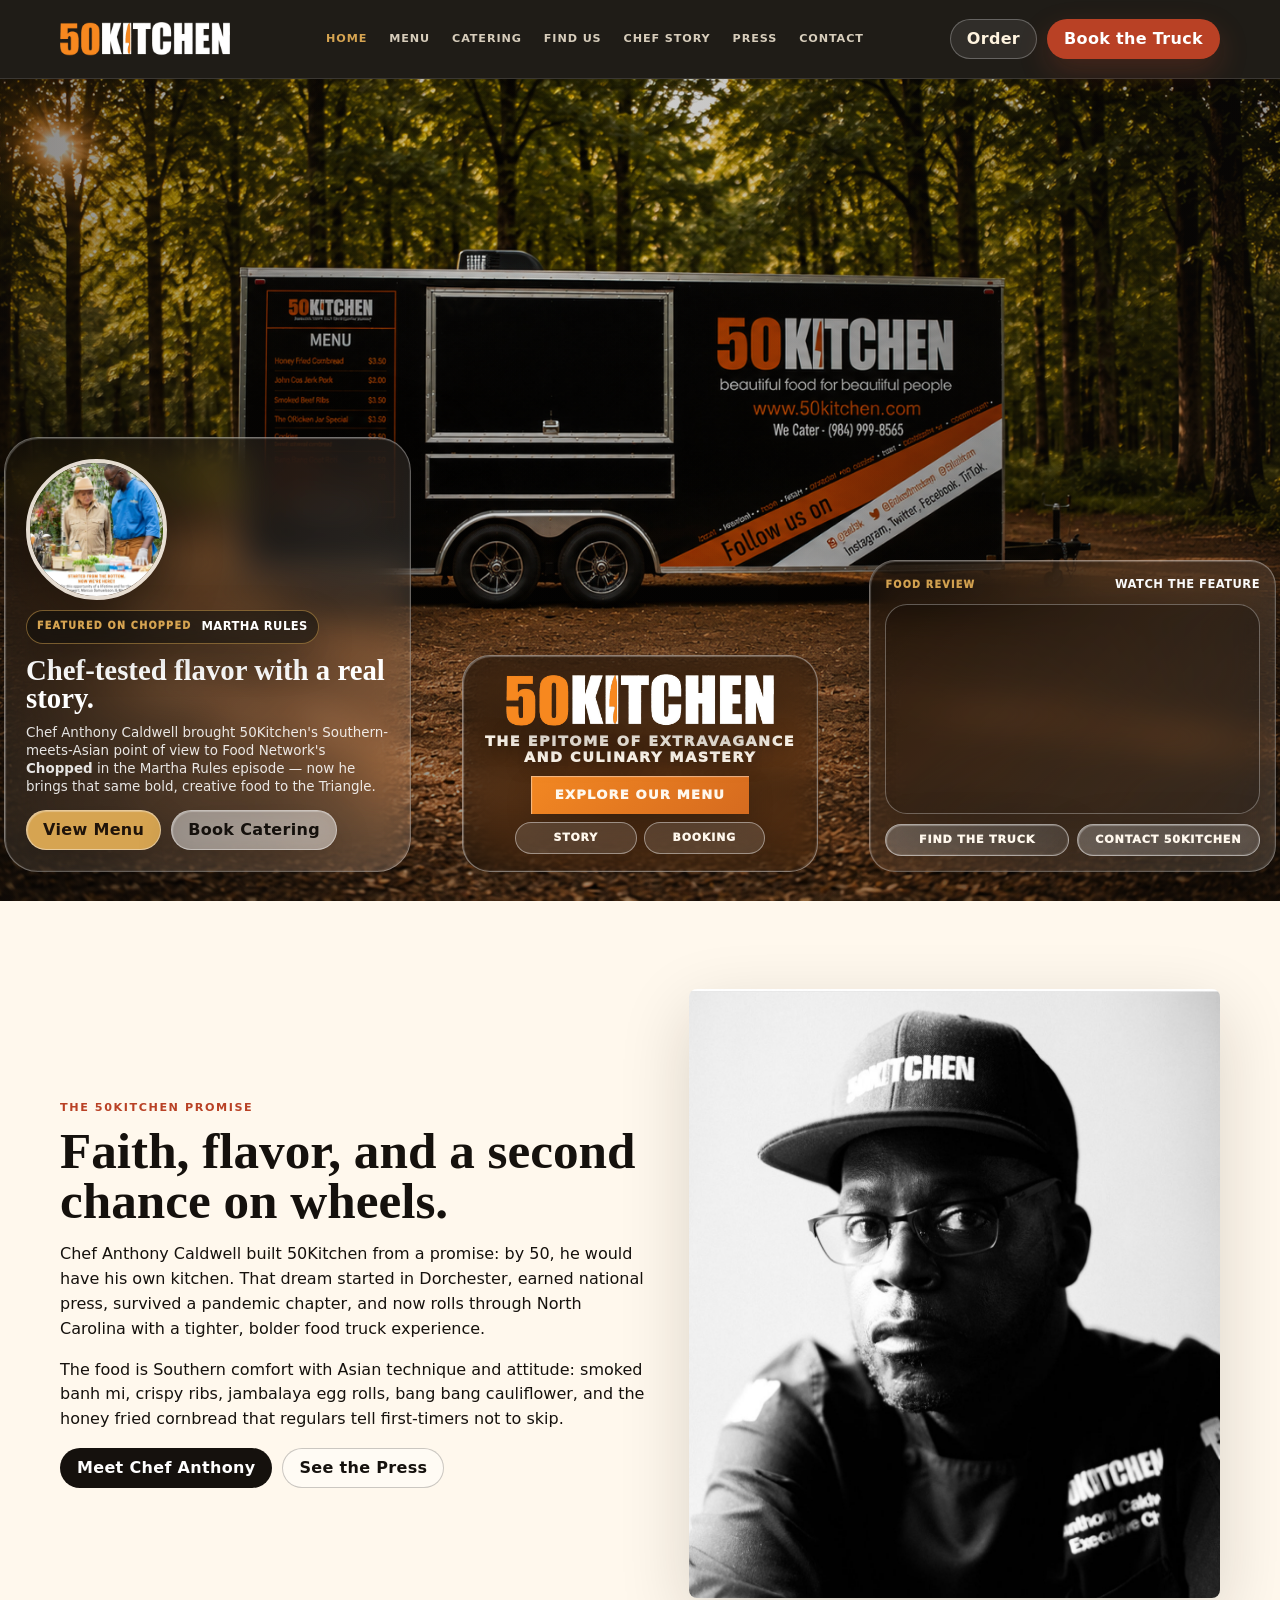
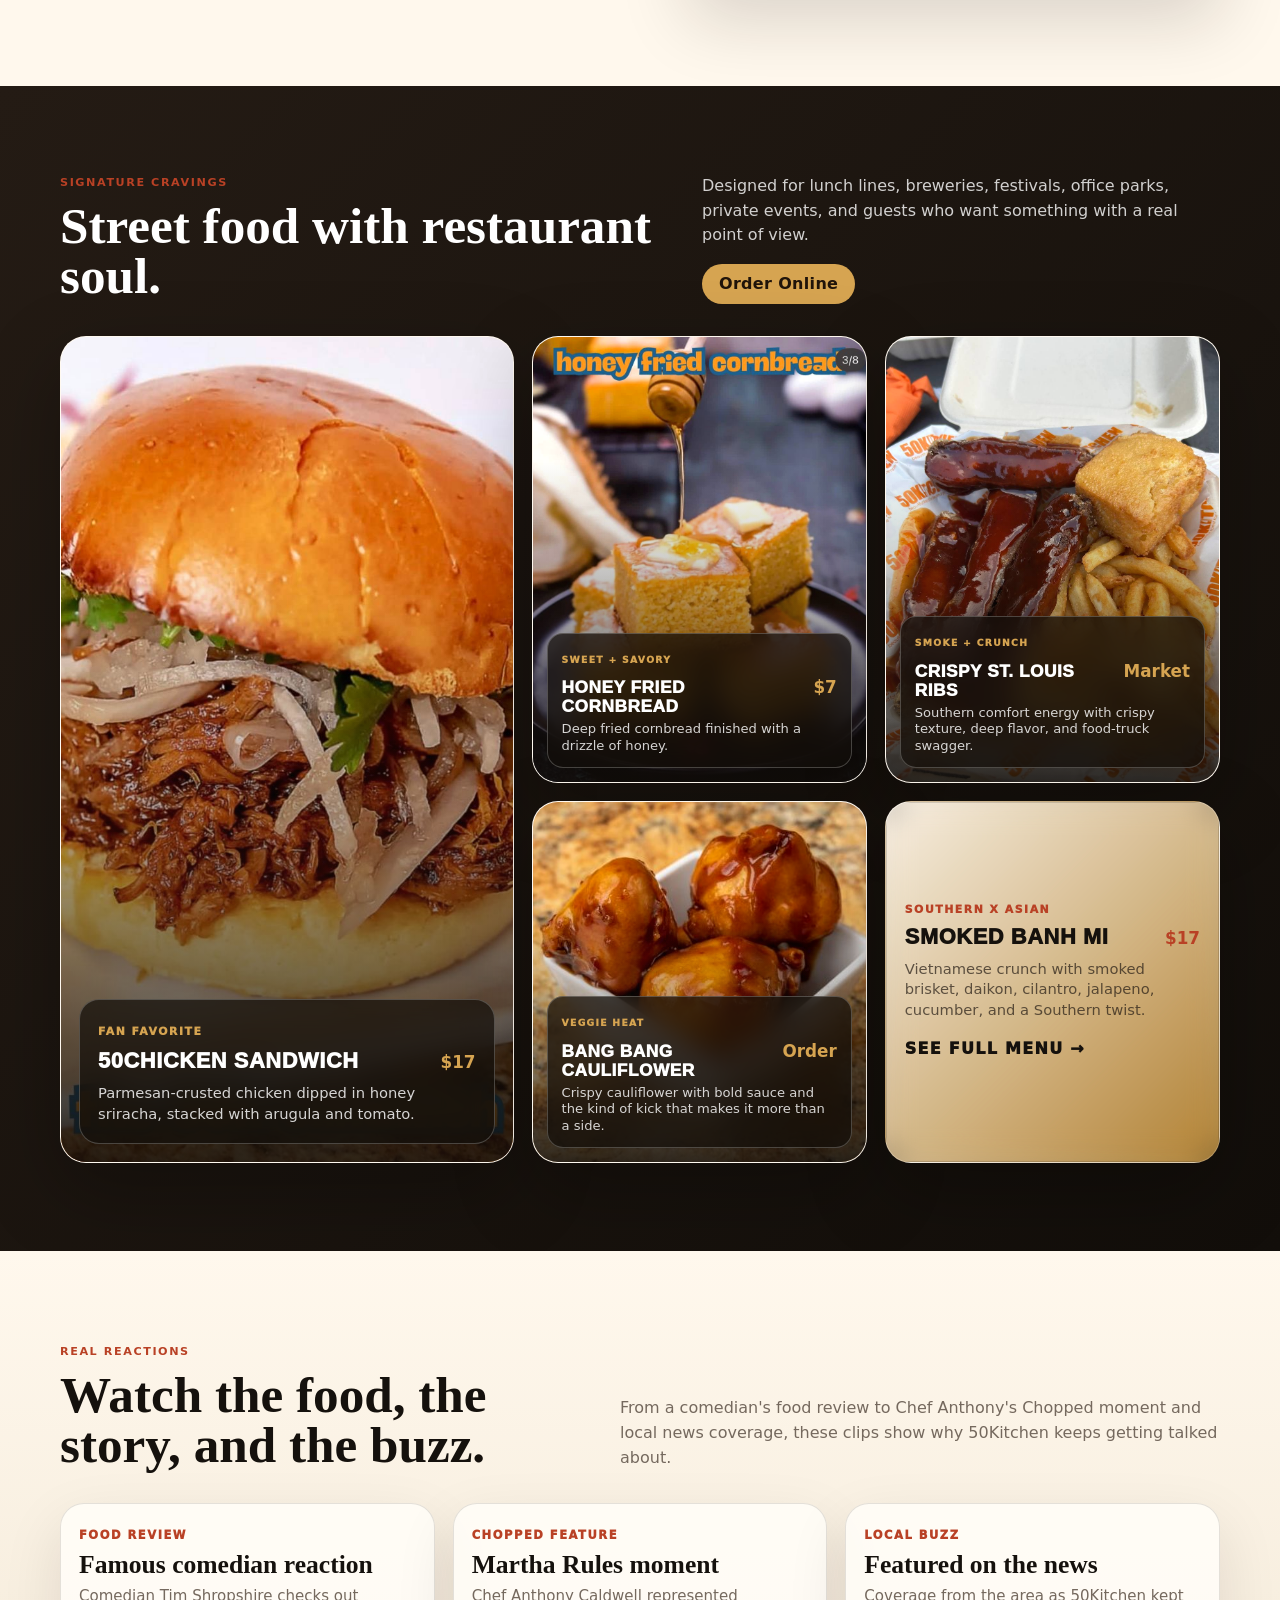
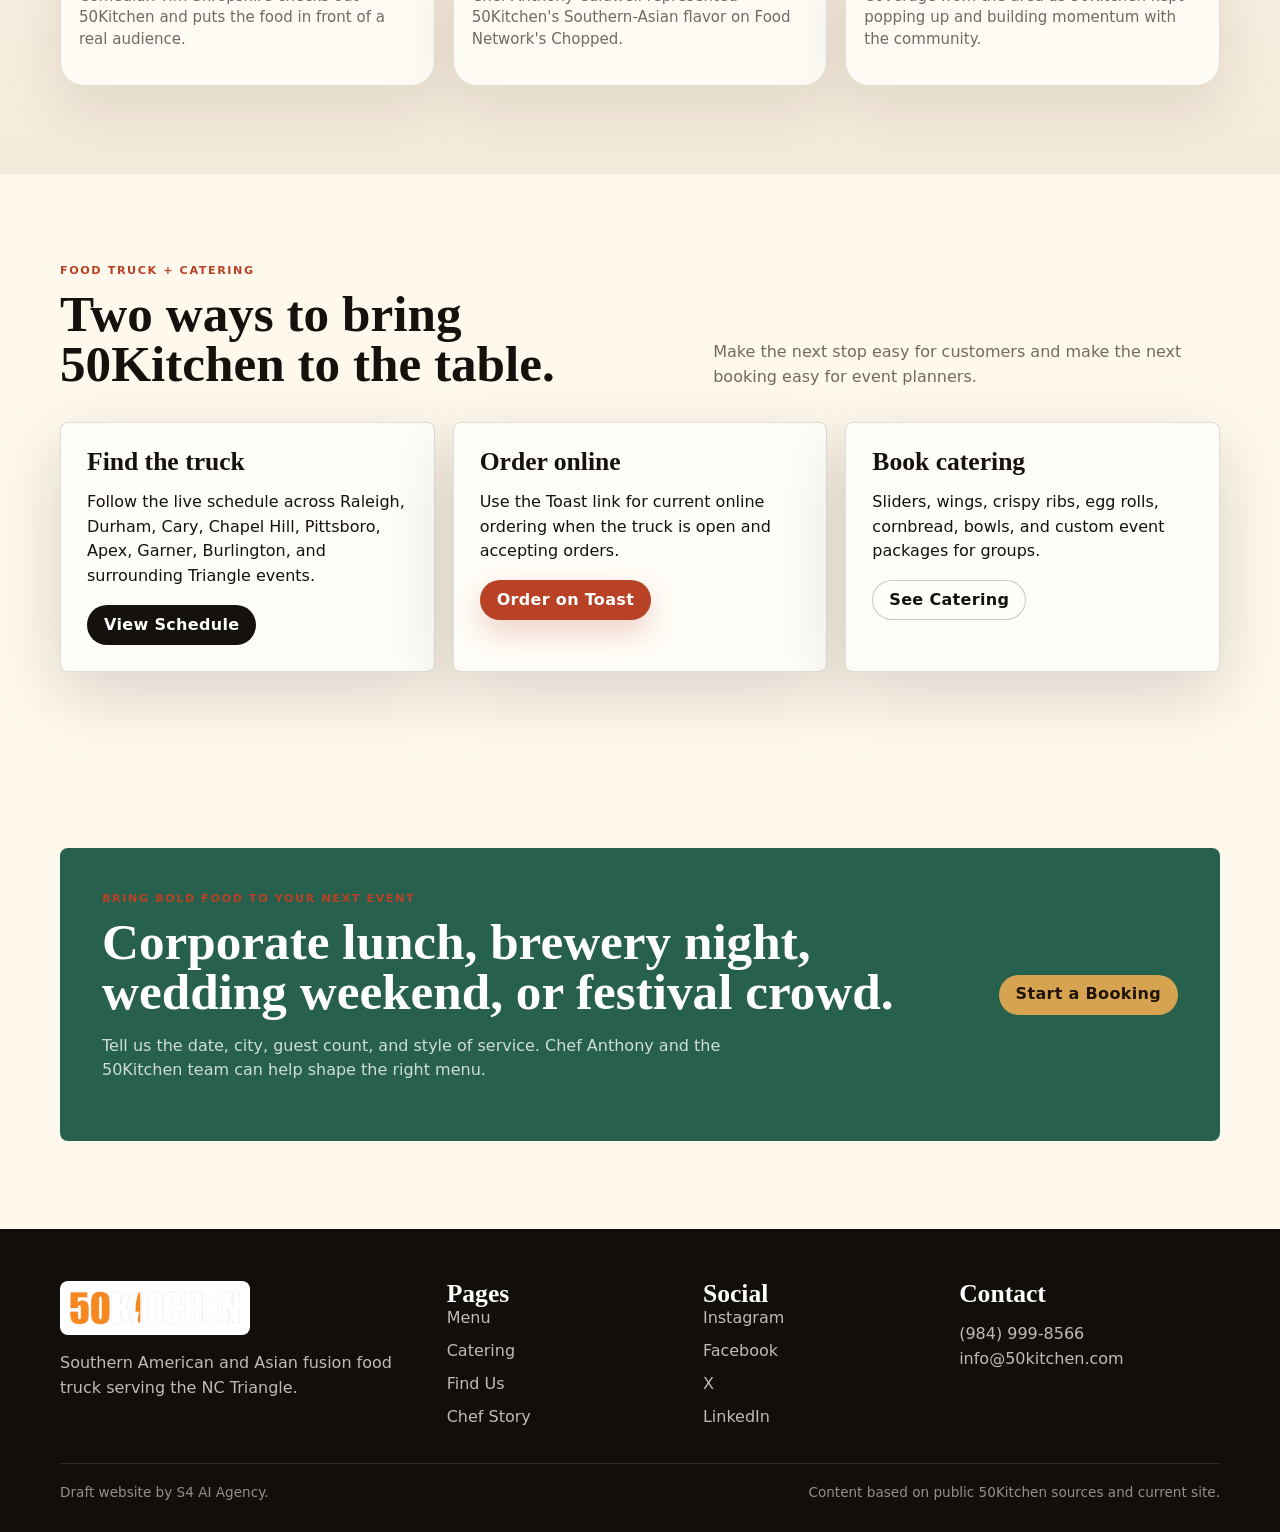
<file: index.html>
<!doctype html>
<html lang="en">
<head>
  <meta charset="utf-8">
  <meta name="viewport" content="width=device-width, initial-scale=1, viewport-fit=cover">
  <meta name="theme-color" content="#120e0a">
  <meta name="apple-mobile-web-app-status-bar-style" content="black-translucent">
  <title>50Kitchen | Southern Asian Fusion Food Truck in the Triangle</title>
  <meta name="description" content="50Kitchen is Chef Anthony Caldwell's Southern American and Asian fusion food truck serving the NC Triangle with bold street food, catering, and a story of second chances.">
  <link rel="stylesheet" href="styles.css">
</head>
<body>
  <header class="site-header"><div class="nav-inner"><a class="brand" href="index.html"><img src="assets/50kitchen-logo.png" alt="50Kitchen"></a><button class="mobile-toggle" aria-expanded="false">Menu</button><nav class="nav-links"><a class="active" href="index.html">Home</a><a href="menu.html">Menu</a><a href="catering.html">Catering</a><a href="schedule.html">Find Us</a><a href="about.html">Chef Story</a><a href="press.html">Press</a><a href="contact.html">Contact</a></nav><div class="nav-actions"><a class="btn btn-ghost" href="https://order.toasttab.com/online/50k-new-3108-glenn-rd">Order</a><a class="btn btn-primary" href="contact.html">Book the Truck</a></div></div></header>

  <main>
    <section class="hero hero-photo" aria-label="50Kitchen hero">
      <div class="hero-inner hero-photo-inner hero-editorial">
        <div class="hero-story-card hero-popup-trigger" data-open-modal="storyModal" role="button" tabindex="0" aria-label="Open Chef Anthony story">
          <img class="hero-circle-img" src="assets/chef-circle-feature.jpeg" alt="Chef Anthony Caldwell of 50Kitchen">
          <div class="chopped-feature"><span>Featured on Chopped</span><strong>Martha Rules</strong></div>
          <h1>Chef-tested flavor with a real story.</h1>
          <p class="hero-copy">Chef Anthony Caldwell brought 50Kitchen's Southern-meets-Asian point of view to Food Network's <strong>Chopped</strong> in the Martha Rules episode — now he brings that same bold, creative food to the Triangle.</p>
          <div class="hero-actions hero-story-actions"><a class="btn btn-gold" href="menu.html">View Menu</a><a class="btn btn-ghost hero-ghost" href="catering.html">Book Catering</a></div>
        </div>
        <div class="hero-video-card hero-popup-trigger" data-open-modal="videoModal" role="button" tabindex="0" aria-label="Open food review video">
          <div class="video-label"><span>Food review</span><strong>Watch the feature</strong></div>
          <div class="video-frame">
            <iframe src="https://www.facebook.com/plugins/video.php?height=314&href=https%3A%2F%2Fwww.facebook.com%2F50kitchen%2Fvideos%2F680144074672630%2F&show_text=false&width=560&t=0" width="560" height="314" style="border:none;overflow:hidden" scrolling="no" frameborder="0" allowfullscreen="true" allow="autoplay; clipboard-write; encrypted-media; picture-in-picture; web-share" allowFullScreen="true" title="50Kitchen food review video"></iframe>
          </div>
          <div class="hero-video-actions"><a class="hero-glass-chip" href="schedule.html">Find the Truck</a><a class="hero-glass-chip" href="contact.html">Contact 50Kitchen</a></div>
        </div>
        <div class="hero-center-cta hero-popup-trigger" data-open-modal="quickModal" role="button" tabindex="0" aria-label="Open quick actions">
          <img class="hero-center-logo" src="assets/50kitchen-logo.png" alt="50Kitchen logo">
          <p class="hero-center-slogan">The epitome of extravagance and culinary mastery</p>
          <a class="hero-center-main" href="menu.html">Explore Our Menu</a>
          <div class="hero-center-links">
            <a href="#faith-flavor">Story</a>
            <a href="catering.html">Booking</a>
          </div>
        </div>
        <div class="mobile-pill-stack" aria-label="Mobile hero actions">
          <div class="mobile-pop-trigger mobile-combo-trigger" aria-label="Mobile story and food review actions">
            <button class="mobile-combo-action mobile-combo-story" data-open-modal="storyModal" type="button" aria-haspopup="dialog">
              <img src="assets/chef-circle-feature.jpeg" alt="Chef Anthony Caldwell">
              <span>Featured on Chopped</span>
              <strong>Open Story</strong>
            </button>
            <button class="mobile-combo-action mobile-combo-video" data-open-modal="videoModal" type="button" aria-haspopup="dialog">
              <span>Food Review</span>
              <strong>Watch video</strong>
            </button>
          </div>
          <button class="mobile-pop-trigger mobile-quick-trigger mobile-logo-widget" data-open-modal="quickModal" type="button" aria-haspopup="dialog">
            <img src="assets/50kitchen-logo.png" alt="50Kitchen logo">
            <span>The epitome of extravagance and culinary mastery</span>
            <strong>Explore Our Menu</strong>
          </button>
        </div>
      </div>
    </section>

    <dialog class="story-modal" id="storyModal">
      <div class="story-modal-card">
        <button class="story-modal-close" id="storyModalClose" type="button" aria-label="Close story">×</button>
        <div class="story-modal-visual">
          <img class="story-modal-chef" src="assets/chef-circle-feature.jpeg" alt="Chef Anthony Caldwell of 50Kitchen">
          <img class="story-modal-logo" src="assets/50kitchen-logo.png" alt="50Kitchen logo">
        </div>
        <div class="chopped-feature"><span>Featured on Chopped</span><strong>Martha Rules</strong></div>
        <h2>Chef-tested flavor with a real story.</h2>
        <p>Chef Anthony Caldwell brought 50Kitchen's Southern-meets-Asian point of view to Food Network's <strong>Chopped</strong> in the Martha Rules episode — now he brings that same bold, creative food to the Triangle.</p>
        <div class="story-modal-actions"><a class="btn btn-gold" href="menu.html">View Menu</a><a class="btn btn-dark" href="catering.html">Book Catering</a></div>
      </div>
    </dialog>

    <dialog class="story-modal feature-modal" id="videoModal">
      <div class="story-modal-card feature-modal-card video-modal-card">
        <button class="story-modal-close" type="button" data-close-modal aria-label="Close video">×</button>
        <div class="chopped-feature"><span>Food review</span><strong>Watch the feature</strong></div>
        <h2>See the food in motion.</h2>
        <p>Open the 50Kitchen food review in a larger view, then jump straight to the truck schedule or contact page when you're ready.</p>
        <div class="video-frame modal-video-frame">
          <iframe src="https://www.facebook.com/plugins/video.php?height=314&href=https%3A%2F%2Fwww.facebook.com%2F50kitchen%2Fvideos%2F680144074672630%2F&show_text=false&width=560&t=0" width="560" height="314" style="border:none;overflow:hidden" scrolling="no" frameborder="0" allowfullscreen="true" allow="autoplay; clipboard-write; encrypted-media; picture-in-picture; web-share" allowFullScreen="true" title="50Kitchen food review video larger view"></iframe>
        </div>
        <div class="story-modal-actions"><a class="btn btn-gold" href="schedule.html">Find the Truck</a><a class="btn btn-dark" href="contact.html">Contact 50Kitchen</a></div>
      </div>
    </dialog>

    <dialog class="story-modal feature-modal" id="quickModal">
      <div class="story-modal-card feature-modal-card quick-modal-card">
        <button class="story-modal-close" type="button" data-close-modal aria-label="Close quick actions">×</button>
        <img class="modal-logo" src="assets/50kitchen-logo.png" alt="50Kitchen logo">
        <div class="chopped-feature"><span>Start here</span><strong>Choose your lane</strong></div>
        <h2>What do you want next?</h2>
        <p>Read Chef Anthony's story, browse the menu, or start a booking request for your next event.</p>
        <div class="quick-modal-grid">
          <a class="btn btn-gold" href="#faith-flavor">Hear My Story</a>
          <a class="btn btn-dark" href="menu.html">View Menu</a>
          <a class="btn btn-primary" href="catering.html">Book Catering</a>
        </div>
      </div>
    </dialog>

    <section id="faith-flavor"><div class="section-inner grid-2">
      <div>
        <div class="section-kicker">The 50Kitchen promise</div>
        <h2>Faith, flavor, and a second chance on wheels.</h2>
        <p>Chef Anthony Caldwell built 50Kitchen from a promise: by 50, he would have his own kitchen. That dream started in Dorchester, earned national press, survived a pandemic chapter, and now rolls through North Carolina with a tighter, bolder food truck experience.</p>
        <p>The food is Southern comfort with Asian technique and attitude: smoked banh mi, crispy ribs, jambalaya egg rolls, bang bang cauliflower, and the honey fried cornbread that regulars tell first-timers not to skip.</p>
        <div class="hero-actions"><a class="btn btn-dark" href="about.html">Meet Chef Anthony</a><a class="btn btn-ghost" href="press.html">See the Press</a></div>
      </div>
      <img class="feature-img" src="assets/chef-anthony-instagram.jpg" alt="Chef Anthony Caldwell of 50Kitchen">
    </div></section>

    <section class="band menu-showcase-section"><div class="section-inner">
      <div class="section-head menu-showcase-head">
        <div>
          <div class="section-kicker">Signature cravings</div>
          <h2>Street food with restaurant soul.</h2>
        </div>
        <div class="menu-showcase-intro">
          <p>Designed for lunch lines, breweries, festivals, office parks, private events, and guests who want something with a real point of view.</p>
          <a class="btn btn-gold" href="https://order.toasttab.com/online/50k-new-3108-glenn-rd" target="_blank" rel="noopener">Order Online</a>
        </div>
      </div>
      <div class="featured-menu-grid">
        <article class="featured-menu-card large">
          <img src="assets/hero-food-sandwich.jpg" alt="50Kitchen chicken sandwich">
          <div class="featured-menu-copy"><span class="menu-tag">Fan favorite</span><header><h3>50Chicken Sandwich</h3><strong>$17</strong></header><p>Parmesan-crusted chicken dipped in honey sriracha, stacked with arugula and tomato.</p></div>
        </article>
        <article class="featured-menu-card compact-copy">
          <img src="assets/hero-food-cornbread.jpg" alt="Honey fried cornbread">
          <div class="featured-menu-copy"><span class="menu-tag">Sweet + savory</span><header><h3>Honey Fried Cornbread</h3><strong>$7</strong></header><p>Deep fried cornbread finished with a drizzle of honey.</p></div>
        </article>
        <article class="featured-menu-card compact-copy">
          <img src="assets/hero-ribs-real.jpg" alt="Crispy St. Louis ribs">
          <div class="featured-menu-copy"><span class="menu-tag">Smoke + crunch</span><header><h3>Crispy St. Louis Ribs</h3><strong>Market</strong></header><p>Southern comfort energy with crispy texture, deep flavor, and food-truck swagger.</p></div>
        </article>
        <article class="featured-menu-card compact-copy">
          <img src="assets/bang-bang-cauliflower.jpg" alt="Bang bang cauliflower">
          <div class="featured-menu-copy"><span class="menu-tag">Veggie heat</span><header><h3>Bang Bang Cauliflower</h3><strong>Order</strong></header><p>Crispy cauliflower with bold sauce and the kind of kick that makes it more than a side.</p></div>
        </article>
        <article class="featured-menu-card text-only">
          <div class="featured-menu-copy"><span class="menu-tag">Southern x Asian</span><header><h3>Smoked Banh Mi</h3><strong>$17</strong></header><p>Vietnamese crunch with smoked brisket, daikon, cilantro, jalapeno, cucumber, and a Southern twist.</p><a href="menu.html">See full menu →</a></div>
        </article>
      </div>
    </div></section>

    <section class="social-proof-section">
      <div class="section-inner">
        <div class="section-head social-proof-head">
          <div>
            <div class="section-kicker">Real reactions</div>
            <h2>Watch the food, the story, and the buzz.</h2>
          </div>
          <p>From a comedian's food review to Chef Anthony's Chopped moment and local news coverage, these clips show why 50Kitchen keeps getting talked about.</p>
        </div>
        <div class="social-reel-grid">
          <article class="social-reel-card">
            <div class="social-reel-copy"><span>Food review</span><h3>Famous comedian reaction</h3><p>Comedian Tim Shropshire checks out 50Kitchen and puts the food in front of a real audience.</p></div>
            <blockquote class="instagram-media" data-instgrm-captioned data-instgrm-permalink="https://www.instagram.com/reel/DMTr34sxF0T/?utm_source=ig_embed&amp;utm_campaign=loading" data-instgrm-version="14"></blockquote>
          </article>
          <article class="social-reel-card">
            <div class="social-reel-copy"><span>Chopped feature</span><h3>Martha Rules moment</h3><p>Chef Anthony Caldwell represented 50Kitchen's Southern-Asian flavor on Food Network's Chopped.</p></div>
            <blockquote class="instagram-media" data-instgrm-captioned data-instgrm-permalink="https://www.instagram.com/p/COdR4LILily/?utm_source=ig_embed&amp;utm_campaign=loading" data-instgrm-version="14"></blockquote>
          </article>
          <article class="social-reel-card">
            <div class="social-reel-copy"><span>Local buzz</span><h3>Featured on the news</h3><p>Coverage from the area as 50Kitchen kept popping up and building momentum with the community.</p></div>
            <blockquote class="instagram-media" data-instgrm-captioned data-instgrm-permalink="https://www.instagram.com/p/CtKIiAAIPRr/?utm_source=ig_embed&amp;utm_campaign=loading" data-instgrm-version="14"></blockquote>
          </article>
        </div>
      </div>
    </section>

    <section><div class="section-inner">
      <div class="section-head"><div><div class="section-kicker">Food truck + catering</div><h2>Two ways to bring 50Kitchen to the table.</h2></div><p>Make the next stop easy for customers and make the next booking easy for event planners.</p></div>
      <div class="grid-3">
        <article class="card"><div class="card-pad"><h3>Find the truck</h3><p>Follow the live schedule across Raleigh, Durham, Cary, Chapel Hill, Pittsboro, Apex, Garner, Burlington, and surrounding Triangle events.</p><a class="btn btn-dark" href="schedule.html">View Schedule</a></div></article>
        <article class="card"><div class="card-pad"><h3>Order online</h3><p>Use the Toast link for current online ordering when the truck is open and accepting orders.</p><a class="btn btn-primary" href="https://order.toasttab.com/online/50k-new-3108-glenn-rd">Order on Toast</a></div></article>
        <article class="card"><div class="card-pad"><h3>Book catering</h3><p>Sliders, wings, crispy ribs, egg rolls, cornbread, bowls, and custom event packages for groups.</p><a class="btn btn-ghost" href="catering.html">See Catering</a></div></article>
      </div>
    </div></section>

    <section><div class="section-inner cta"><div><div class="section-kicker">Bring bold food to your next event</div><h2>Corporate lunch, brewery night, wedding weekend, or festival crowd.</h2><p>Tell us the date, city, guest count, and style of service. Chef Anthony and the 50Kitchen team can help shape the right menu.</p></div><a class="btn btn-gold" href="contact.html">Start a Booking</a></div></section>
  </main>

  <footer class="site-footer"><div class="section-inner footer-grid"><div><img class="footer-logo" src="assets/50kitchen-logo.png" alt="50Kitchen"><p>Southern American and Asian fusion food truck serving the NC Triangle.</p></div><div><h3>Pages</h3><div class="footer-links"><a href="menu.html">Menu</a><a href="catering.html">Catering</a><a href="schedule.html">Find Us</a><a href="about.html">Chef Story</a></div></div><div><h3>Social</h3><div class="footer-links"><a href="https://www.instagram.com/chef_50/">Instagram</a><a href="https://www.facebook.com/50kitchen/">Facebook</a><a href="https://x.com/50Kitchen">X</a><a href="https://www.linkedin.com/company/50kitchen/">LinkedIn</a></div></div><div><h3>Contact</h3><p><a href="tel:+19849998566">(984) 999-8566</a><br><a href="mailto:info@50kitchen.com">info@50kitchen.com</a></p></div></div><div class="section-inner subfooter"><span>Draft website by S4 AI Agency.</span><span>Content based on public 50Kitchen sources and current site.</span></div></footer>
  <script async src="//www.instagram.com/embed.js"></script>
  <script src="script.js"></script>
</body>
</html>
</file>
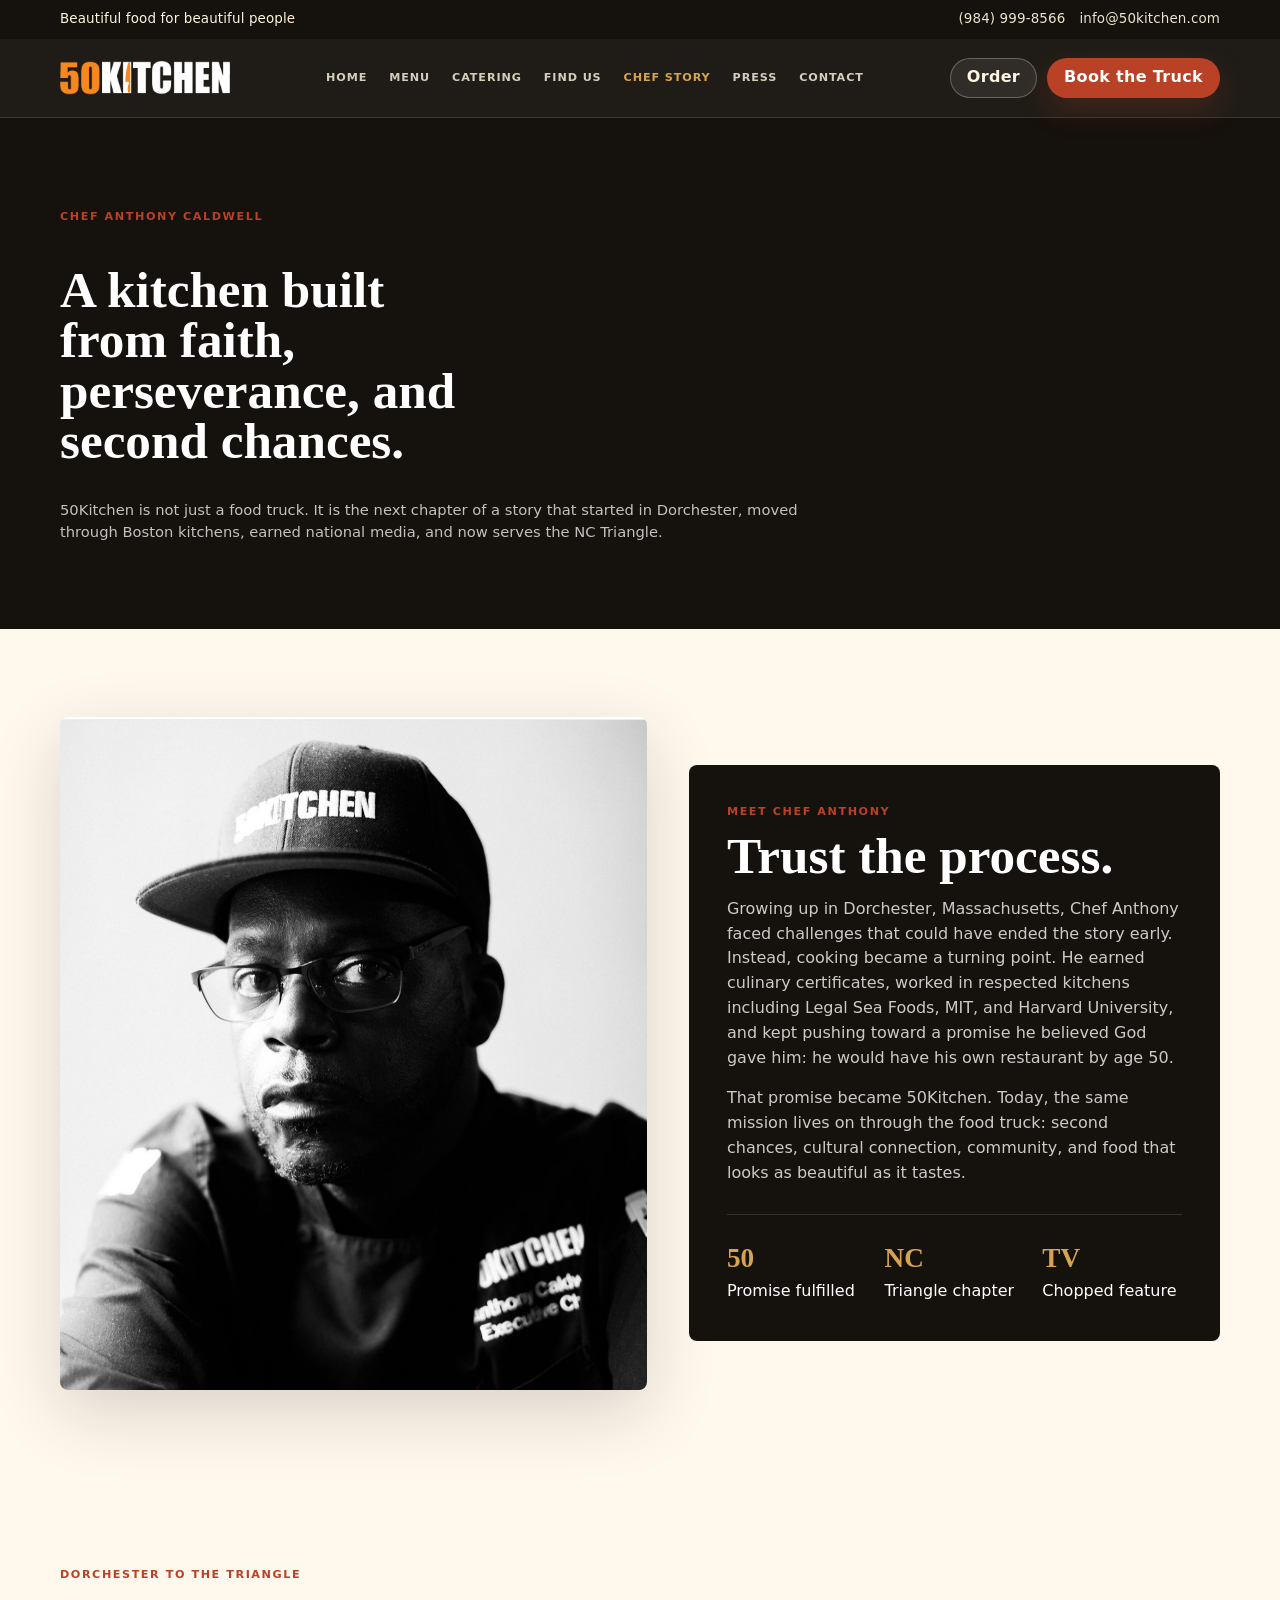
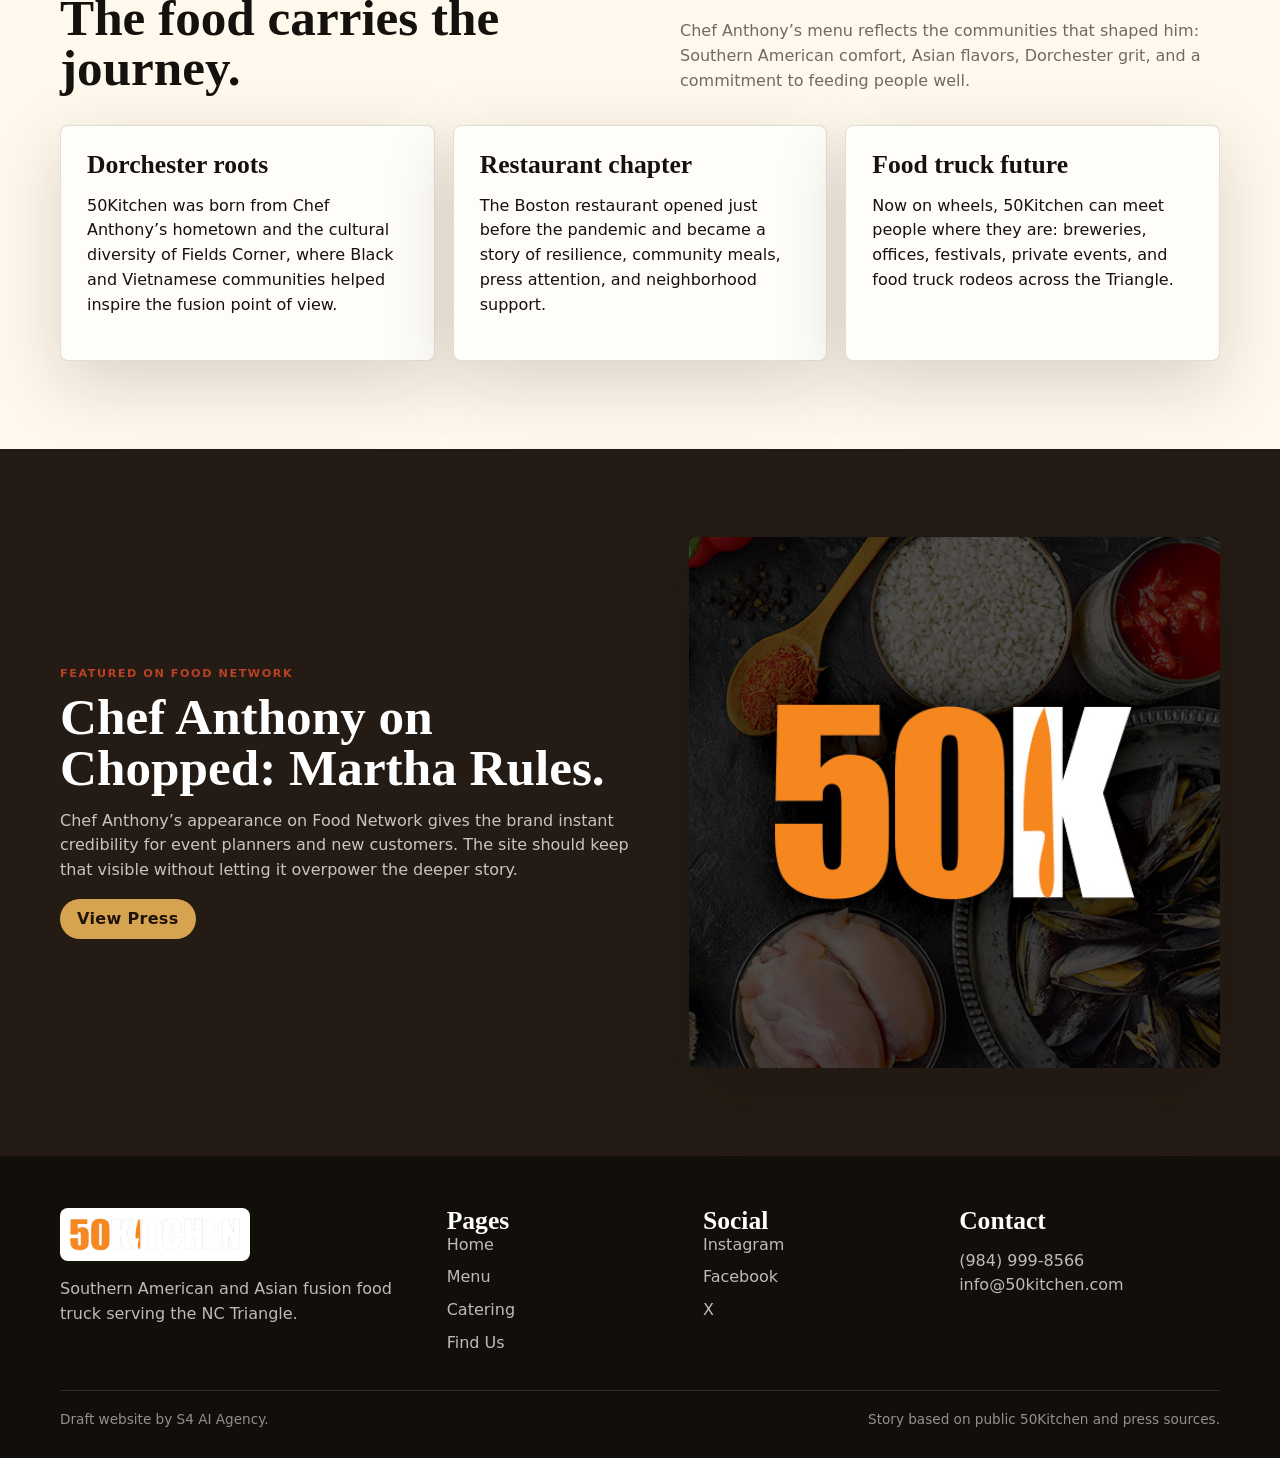
<file: about.html>
<!doctype html><html lang="en"><head><meta charset="utf-8"><meta name="viewport" content="width=device-width, initial-scale=1"><title>Chef Anthony Caldwell | 50Kitchen Story</title><meta name="description" content="Meet Chef Anthony Caldwell, owner of 50Kitchen, a Southern Asian fusion food truck built on faith, second chances, community, and bold flavor."><link rel="stylesheet" href="styles.css"></head><body>
<div class="topbar"><div class="topbar-inner"><span>Beautiful food for beautiful people</span><div class="socials"><a href="tel:+19849998566">(984) 999-8566</a><a href="mailto:info@50kitchen.com">info@50kitchen.com</a></div></div></div>
<header class="site-header"><div class="nav-inner"><a class="brand" href="index.html"><img src="assets/50kitchen-logo.png" alt="50Kitchen"></a><button class="mobile-toggle" aria-expanded="false">Menu</button><nav class="nav-links"><a href="index.html">Home</a><a href="menu.html">Menu</a><a href="catering.html">Catering</a><a href="schedule.html">Find Us</a><a class="active" href="about.html">Chef Story</a><a href="press.html">Press</a><a href="contact.html">Contact</a></nav><div class="nav-actions"><a class="btn btn-ghost" href="https://order.toasttab.com/online/50k-new-3108-glenn-rd">Order</a><a class="btn btn-primary" href="contact.html">Book the Truck</a></div></div></header>
<main><section class="page-hero"><div class="section-inner"><div class="section-kicker">Chef Anthony Caldwell</div><h1>A kitchen built from faith, perseverance, and second chances.</h1><p>50Kitchen is not just a food truck. It is the next chapter of a story that started in Dorchester, moved through Boston kitchens, earned national media, and now serves the NC Triangle.</p></div></section>
<section><div class="section-inner grid-2"><img class="feature-img" src="assets/chef-anthony-instagram.jpg" alt="Chef Anthony Caldwell"><div class="story-card"><div class="section-kicker">Meet Chef Anthony</div><h2>Trust the process.</h2><p>Growing up in Dorchester, Massachusetts, Chef Anthony faced challenges that could have ended the story early. Instead, cooking became a turning point. He earned culinary certificates, worked in respected kitchens including Legal Sea Foods, MIT, and Harvard University, and kept pushing toward a promise he believed God gave him: he would have his own restaurant by age 50.</p><p>That promise became 50Kitchen. Today, the same mission lives on through the food truck: second chances, cultural connection, community, and food that looks as beautiful as it tastes.</p><div class="stat-row"><div class="stat"><strong>50</strong><span>Promise fulfilled</span></div><div class="stat"><strong>NC</strong><span>Triangle chapter</span></div><div class="stat"><strong>TV</strong><span>Chopped feature</span></div></div></div></div></section>
<section><div class="section-inner"><div class="section-head"><div><div class="section-kicker">Dorchester to the Triangle</div><h2>The food carries the journey.</h2></div><p>Chef Anthony’s menu reflects the communities that shaped him: Southern American comfort, Asian flavors, Dorchester grit, and a commitment to feeding people well.</p></div><div class="grid-3"><article class="card"><div class="card-pad"><h3>Dorchester roots</h3><p>50Kitchen was born from Chef Anthony’s hometown and the cultural diversity of Fields Corner, where Black and Vietnamese communities helped inspire the fusion point of view.</p></div></article><article class="card"><div class="card-pad"><h3>Restaurant chapter</h3><p>The Boston restaurant opened just before the pandemic and became a story of resilience, community meals, press attention, and neighborhood support.</p></div></article><article class="card"><div class="card-pad"><h3>Food truck future</h3><p>Now on wheels, 50Kitchen can meet people where they are: breweries, offices, festivals, private events, and food truck rodeos across the Triangle.</p></div></article></div></div></section>
<section class="band"><div class="section-inner grid-2"><div><div class="section-kicker">Featured on Food Network</div><h2>Chef Anthony on Chopped: Martha Rules.</h2><p>Chef Anthony’s appearance on Food Network gives the brand instant credibility for event planners and new customers. The site should keep that visible without letting it overpower the deeper story.</p><a class="btn btn-gold" href="press.html">View Press</a></div><img class="feature-img" src="assets/50k-alt-logo.jpg" alt="50Kitchen brand mark"></div></section>
</main><footer class="site-footer"><div class="section-inner footer-grid"><div><img class="footer-logo" src="assets/50kitchen-logo.png" alt="50Kitchen"><p>Southern American and Asian fusion food truck serving the NC Triangle.</p></div><div><h3>Pages</h3><div class="footer-links"><a href="index.html">Home</a><a href="menu.html">Menu</a><a href="catering.html">Catering</a><a href="schedule.html">Find Us</a></div></div><div><h3>Social</h3><div class="footer-links"><a href="https://www.instagram.com/chef_50/">Instagram</a><a href="https://www.facebook.com/50kitchen/">Facebook</a><a href="https://x.com/50Kitchen">X</a></div></div><div><h3>Contact</h3><p><a href="tel:+19849998566">(984) 999-8566</a><br><a href="mailto:info@50kitchen.com">info@50kitchen.com</a></p></div></div><div class="section-inner subfooter"><span>Draft website by S4 AI Agency.</span><span>Story based on public 50Kitchen and press sources.</span></div></footer><script src="script.js"></script></body></html>
</file>
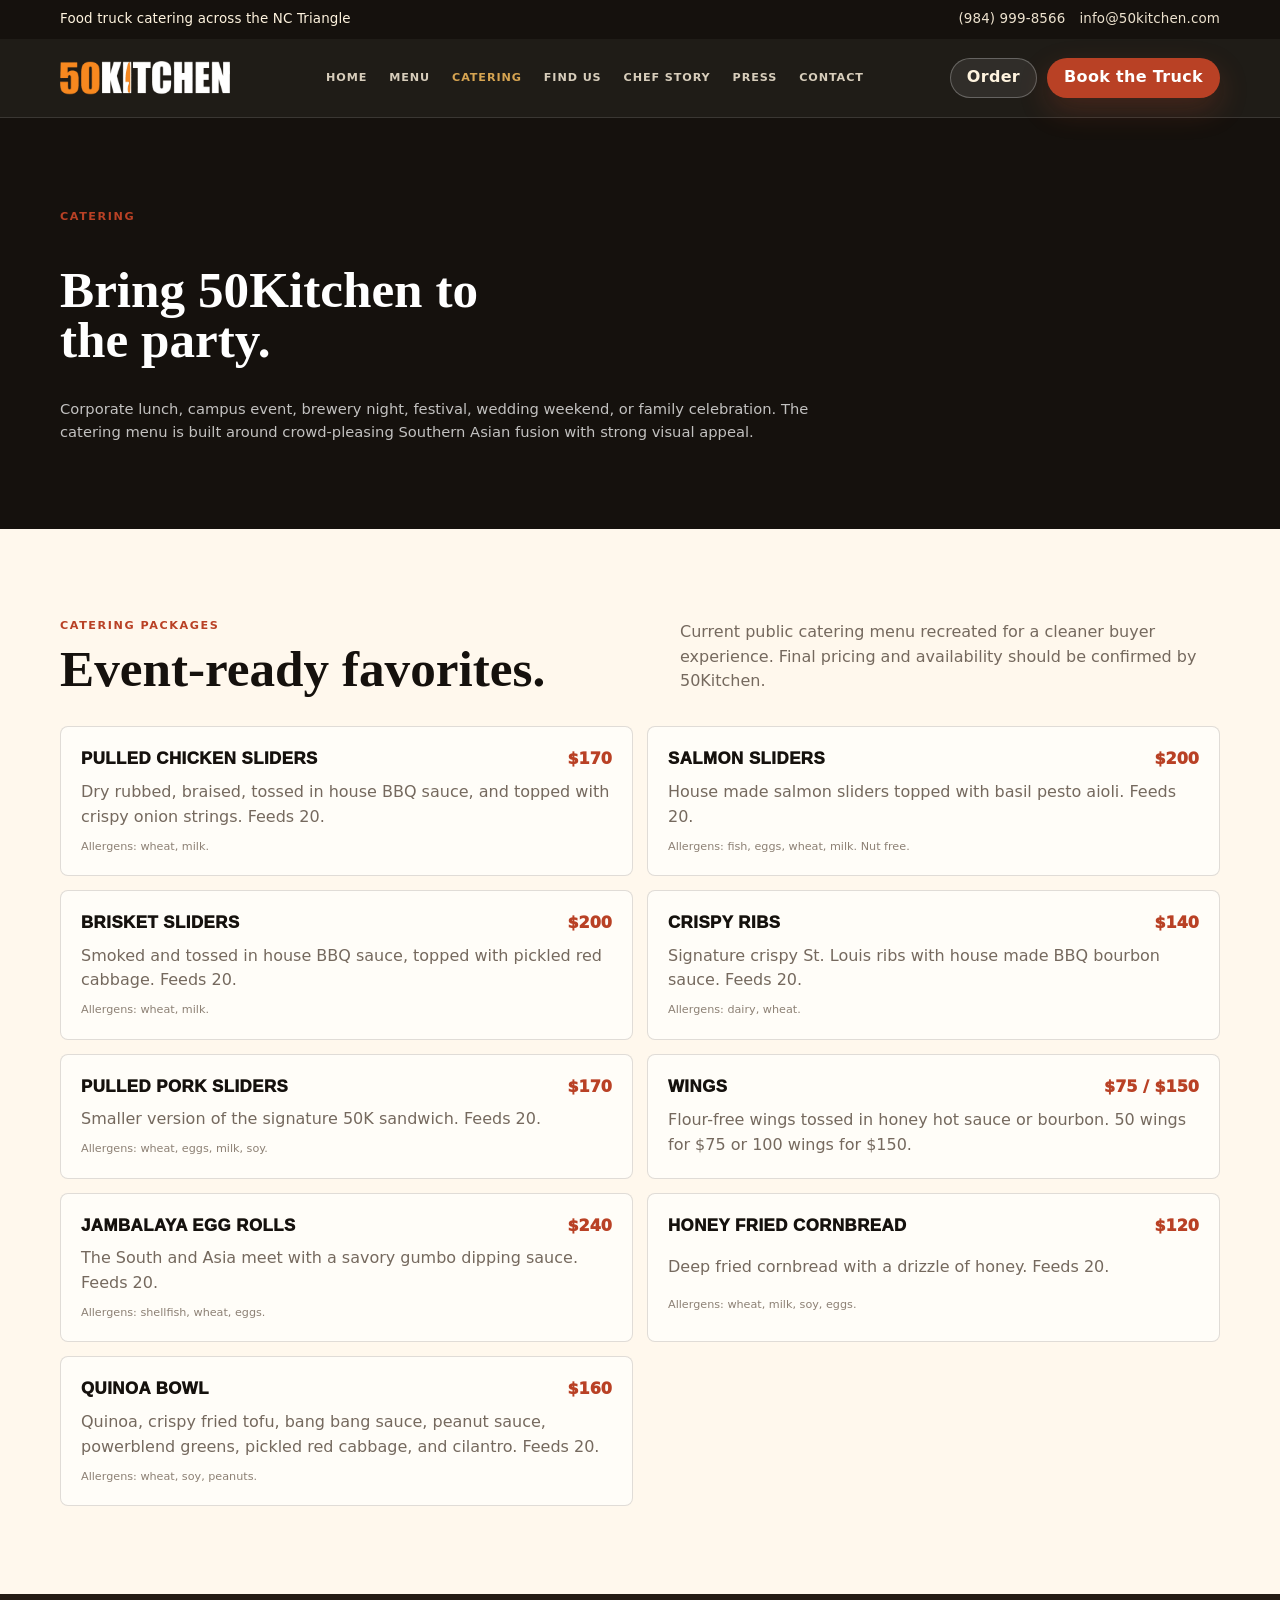
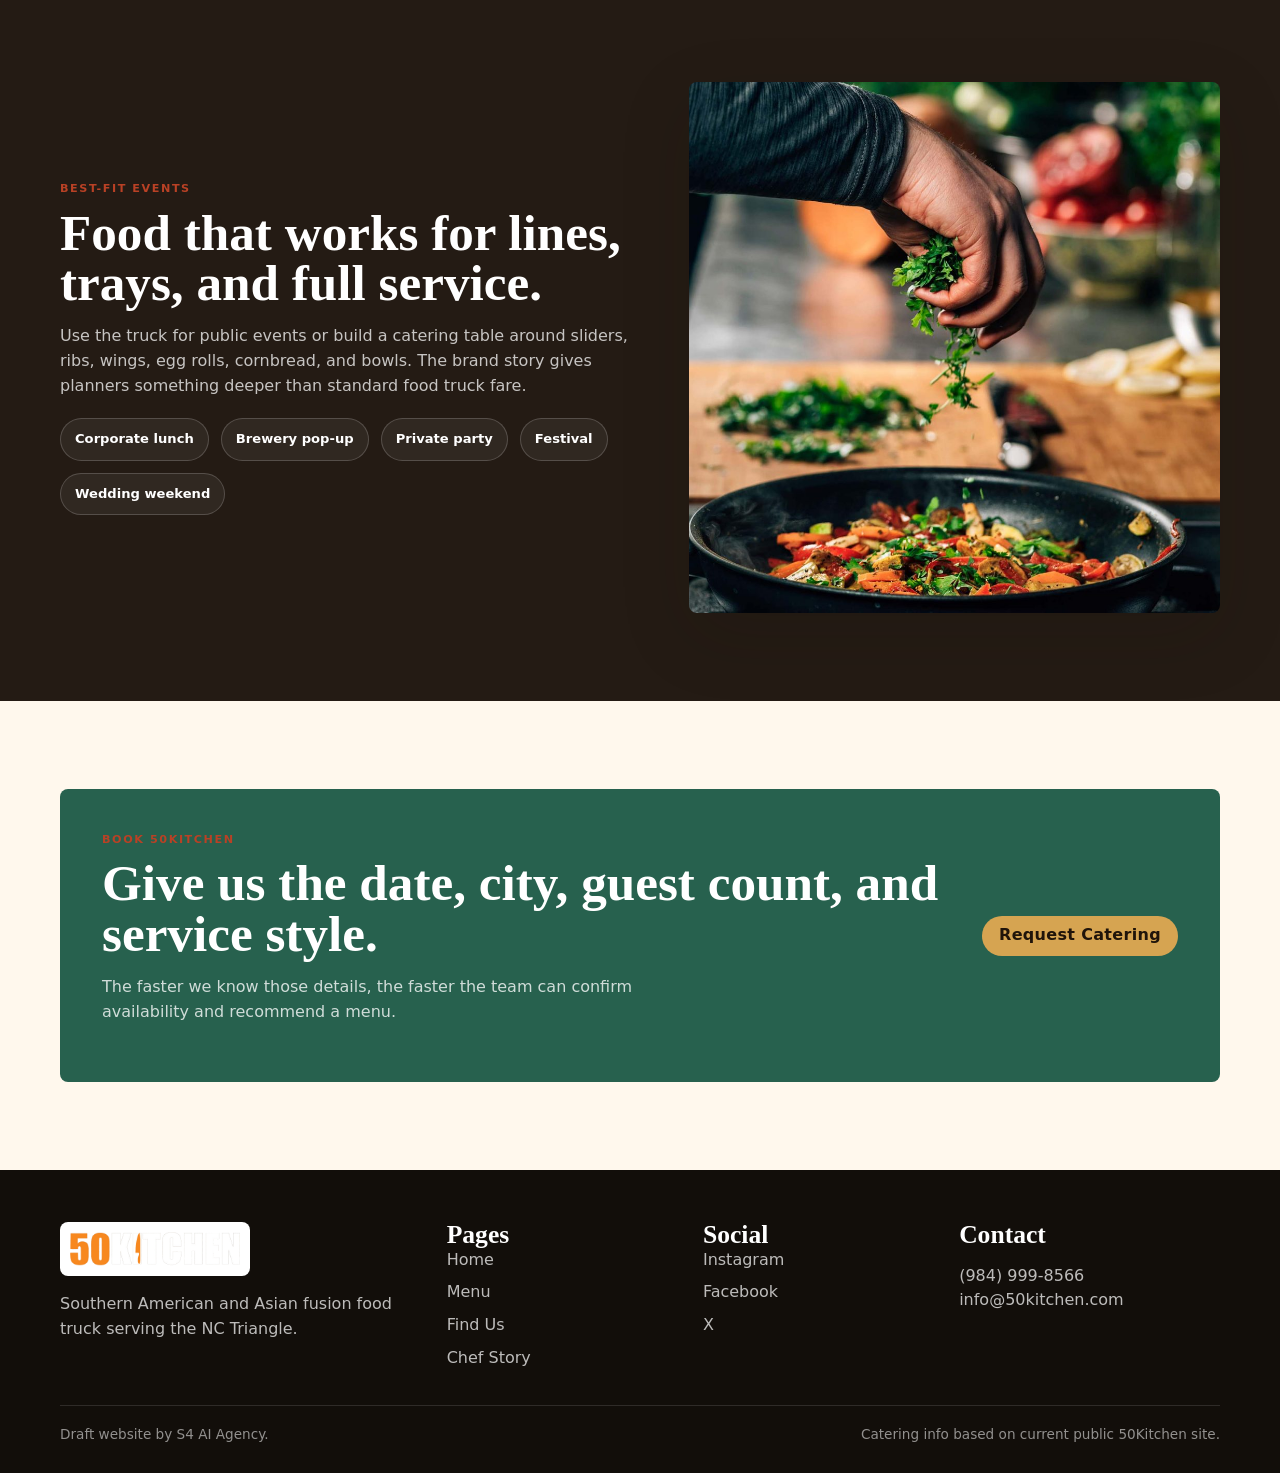
<file: catering.html>
<!doctype html><html lang="en"><head><meta charset="utf-8"><meta name="viewport" content="width=device-width, initial-scale=1"><title>50Kitchen Catering | Food Truck Catering in Raleigh, Durham, Chapel Hill</title><meta name="description" content="Book 50Kitchen catering for corporate lunches, festivals, brewery events, weddings, and private parties across the NC Triangle."><link rel="stylesheet" href="styles.css"></head><body>
<div class="topbar"><div class="topbar-inner"><span>Food truck catering across the NC Triangle</span><div class="socials"><a href="tel:+19849998566">(984) 999-8566</a><a href="mailto:info@50kitchen.com">info@50kitchen.com</a></div></div></div>
<header class="site-header"><div class="nav-inner"><a class="brand" href="index.html"><img src="assets/50kitchen-logo.png" alt="50Kitchen"></a><button class="mobile-toggle" aria-expanded="false">Menu</button><nav class="nav-links"><a href="index.html">Home</a><a href="menu.html">Menu</a><a class="active" href="catering.html">Catering</a><a href="schedule.html">Find Us</a><a href="about.html">Chef Story</a><a href="press.html">Press</a><a href="contact.html">Contact</a></nav><div class="nav-actions"><a class="btn btn-ghost" href="https://order.toasttab.com/online/50k-new-3108-glenn-rd">Order</a><a class="btn btn-primary" href="contact.html">Book the Truck</a></div></div></header>
<main><section class="page-hero"><div class="section-inner"><div class="section-kicker">Catering</div><h1>Bring 50Kitchen to the party.</h1><p>Corporate lunch, campus event, brewery night, festival, wedding weekend, or family celebration. The catering menu is built around crowd-pleasing Southern Asian fusion with strong visual appeal.</p></div></section>
<section><div class="section-inner"><div class="section-head"><div><div class="section-kicker">Catering packages</div><h2>Event-ready favorites.</h2></div><p>Current public catering menu recreated for a cleaner buyer experience. Final pricing and availability should be confirmed by 50Kitchen.</p></div><div class="menu-grid">
<article class="menu-item"><header><h3>Pulled Chicken Sliders</h3><span class="price">$170</span></header><p>Dry rubbed, braised, tossed in house BBQ sauce, and topped with crispy onion strings. Feeds 20.</p><div class="allergens">Allergens: wheat, milk.</div></article>
<article class="menu-item"><header><h3>Salmon Sliders</h3><span class="price">$200</span></header><p>House made salmon sliders topped with basil pesto aioli. Feeds 20.</p><div class="allergens">Allergens: fish, eggs, wheat, milk. Nut free.</div></article>
<article class="menu-item"><header><h3>Brisket Sliders</h3><span class="price">$200</span></header><p>Smoked and tossed in house BBQ sauce, topped with pickled red cabbage. Feeds 20.</p><div class="allergens">Allergens: wheat, milk.</div></article>
<article class="menu-item"><header><h3>Crispy Ribs</h3><span class="price">$140</span></header><p>Signature crispy St. Louis ribs with house made BBQ bourbon sauce. Feeds 20.</p><div class="allergens">Allergens: dairy, wheat.</div></article>
<article class="menu-item"><header><h3>Pulled Pork Sliders</h3><span class="price">$170</span></header><p>Smaller version of the signature 50K sandwich. Feeds 20.</p><div class="allergens">Allergens: wheat, eggs, milk, soy.</div></article>
<article class="menu-item"><header><h3>Wings</h3><span class="price">$75 / $150</span></header><p>Flour-free wings tossed in honey hot sauce or bourbon. 50 wings for $75 or 100 wings for $150.</p></article>
<article class="menu-item"><header><h3>Jambalaya Egg Rolls</h3><span class="price">$240</span></header><p>The South and Asia meet with a savory gumbo dipping sauce. Feeds 20.</p><div class="allergens">Allergens: shellfish, wheat, eggs.</div></article>
<article class="menu-item"><header><h3>Honey Fried Cornbread</h3><span class="price">$120</span></header><p>Deep fried cornbread with a drizzle of honey. Feeds 20.</p><div class="allergens">Allergens: wheat, milk, soy, eggs.</div></article>
<article class="menu-item"><header><h3>Quinoa Bowl</h3><span class="price">$160</span></header><p>Quinoa, crispy fried tofu, bang bang sauce, peanut sauce, powerblend greens, pickled red cabbage, and cilantro. Feeds 20.</p><div class="allergens">Allergens: wheat, soy, peanuts.</div></article>
</div></div></section>
<section class="band"><div class="section-inner grid-2"><div><div class="section-kicker">Best-fit events</div><h2>Food that works for lines, trays, and full service.</h2><p>Use the truck for public events or build a catering table around sliders, ribs, wings, egg rolls, cornbread, and bowls. The brand story gives planners something deeper than standard food truck fare.</p><div class="press-strip"><span class="press-pill">Corporate lunch</span><span class="press-pill">Brewery pop-up</span><span class="press-pill">Private party</span><span class="press-pill">Festival</span><span class="press-pill">Wedding weekend</span></div></div><img class="feature-img" src="assets/cooking-pan.jpg" alt="Chef prepared food"></div></section>
<section><div class="section-inner cta"><div><div class="section-kicker">Book 50Kitchen</div><h2>Give us the date, city, guest count, and service style.</h2><p>The faster we know those details, the faster the team can confirm availability and recommend a menu.</p></div><a class="btn btn-gold" href="contact.html">Request Catering</a></div></section>
</main><footer class="site-footer"><div class="section-inner footer-grid"><div><img class="footer-logo" src="assets/50kitchen-logo.png" alt="50Kitchen"><p>Southern American and Asian fusion food truck serving the NC Triangle.</p></div><div><h3>Pages</h3><div class="footer-links"><a href="index.html">Home</a><a href="menu.html">Menu</a><a href="schedule.html">Find Us</a><a href="about.html">Chef Story</a></div></div><div><h3>Social</h3><div class="footer-links"><a href="https://www.instagram.com/chef_50/">Instagram</a><a href="https://www.facebook.com/50kitchen/">Facebook</a><a href="https://x.com/50Kitchen">X</a></div></div><div><h3>Contact</h3><p><a href="tel:+19849998566">(984) 999-8566</a><br><a href="mailto:info@50kitchen.com">info@50kitchen.com</a></p></div></div><div class="section-inner subfooter"><span>Draft website by S4 AI Agency.</span><span>Catering info based on current public 50Kitchen site.</span></div></footer><script src="script.js"></script></body></html>
</file>
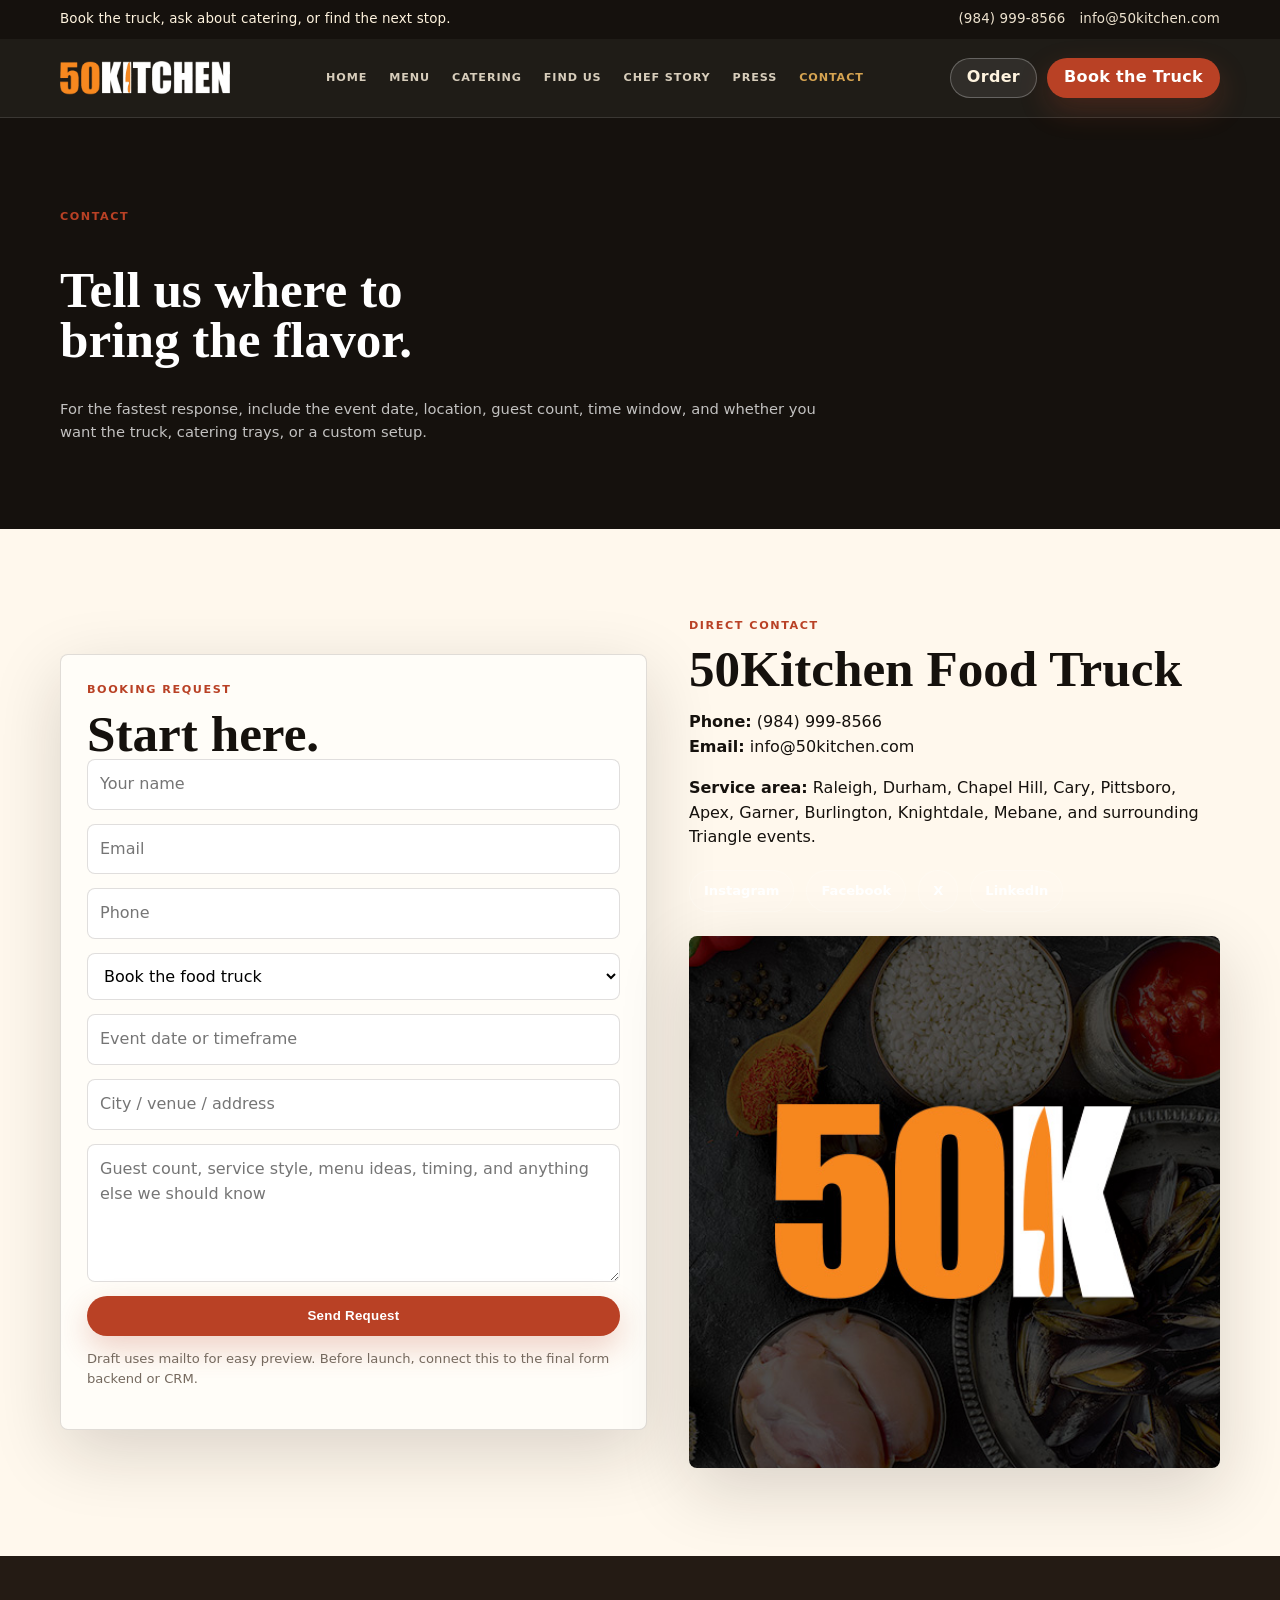
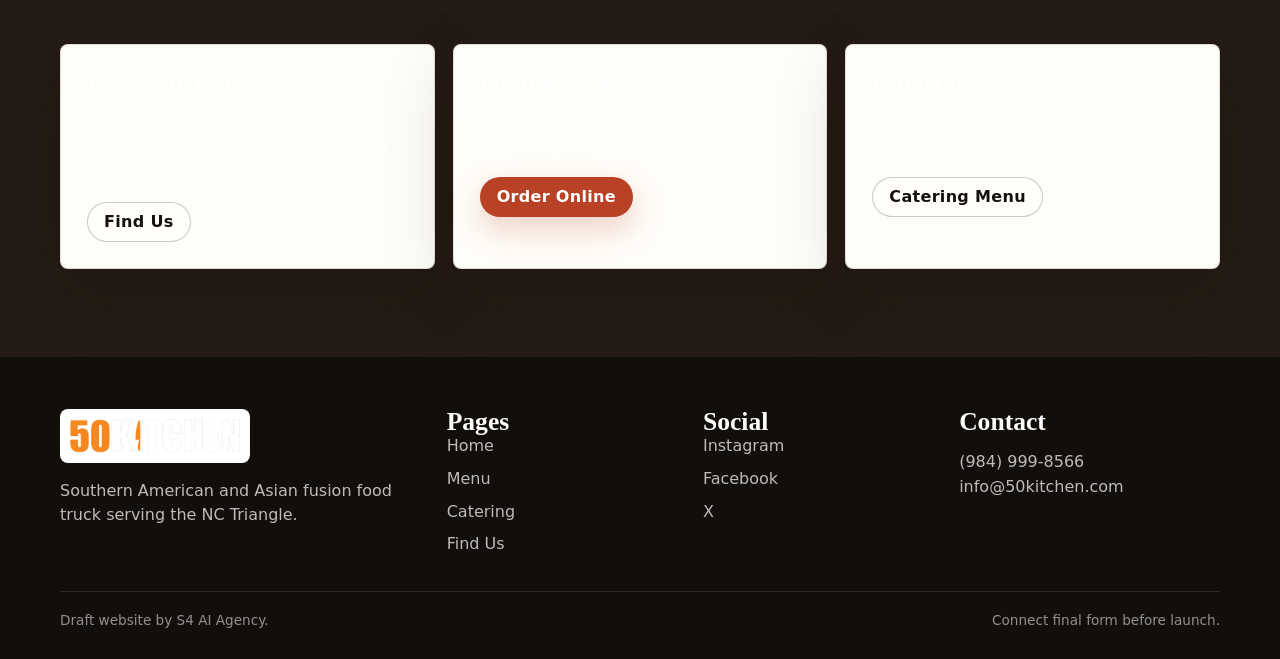
<file: contact.html>
<!doctype html><html lang="en"><head><meta charset="utf-8"><meta name="viewport" content="width=device-width, initial-scale=1"><title>Contact 50Kitchen | Book the Food Truck</title><meta name="description" content="Contact 50Kitchen to book the food truck, request catering, ask about schedule stops, or order Southern Asian fusion food in the NC Triangle."><link rel="stylesheet" href="styles.css"></head><body>
<div class="topbar"><div class="topbar-inner"><span>Book the truck, ask about catering, or find the next stop.</span><div class="socials"><a href="tel:+19849998566">(984) 999-8566</a><a href="mailto:info@50kitchen.com">info@50kitchen.com</a></div></div></div>
<header class="site-header"><div class="nav-inner"><a class="brand" href="index.html"><img src="assets/50kitchen-logo.png" alt="50Kitchen"></a><button class="mobile-toggle" aria-expanded="false">Menu</button><nav class="nav-links"><a href="index.html">Home</a><a href="menu.html">Menu</a><a href="catering.html">Catering</a><a href="schedule.html">Find Us</a><a href="about.html">Chef Story</a><a href="press.html">Press</a><a class="active" href="contact.html">Contact</a></nav><div class="nav-actions"><a class="btn btn-ghost" href="https://order.toasttab.com/online/50k-new-3108-glenn-rd">Order</a><a class="btn btn-primary" href="contact.html">Book the Truck</a></div></div></header>
<main><section class="page-hero"><div class="section-inner"><div class="section-kicker">Contact</div><h1>Tell us where to bring the flavor.</h1><p>For the fastest response, include the event date, location, guest count, time window, and whether you want the truck, catering trays, or a custom setup.</p></div></section>
<section><div class="section-inner grid-2"><div class="card"><div class="card-pad"><div class="section-kicker">Booking request</div><h2>Start here.</h2><form class="form" action="mailto:info@50kitchen.com" method="post" enctype="text/plain"><input name="name" placeholder="Your name" required><input name="email" type="email" placeholder="Email" required><input name="phone" placeholder="Phone"><select name="request"><option>Book the food truck</option><option>Catering request</option><option>Question about schedule</option><option>General message</option></select><input name="date" placeholder="Event date or timeframe"><input name="location" placeholder="City / venue / address"><textarea name="message" placeholder="Guest count, service style, menu ideas, timing, and anything else we should know"></textarea><button class="btn btn-primary" type="submit">Send Request</button></form><p class="source-note">Draft uses mailto for easy preview. Before launch, connect this to the final form backend or CRM.</p></div></div><div><div class="section-kicker">Direct contact</div><h2>50Kitchen Food Truck</h2><p><strong>Phone:</strong> <a href="tel:+19849998566">(984) 999-8566</a><br><strong>Email:</strong> <a href="mailto:info@50kitchen.com">info@50kitchen.com</a></p><p><strong>Service area:</strong> Raleigh, Durham, Chapel Hill, Cary, Pittsboro, Apex, Garner, Burlington, Knightdale, Mebane, and surrounding Triangle events.</p><div class="press-strip"><a class="press-pill" href="https://www.instagram.com/chef_50/">Instagram</a><a class="press-pill" href="https://www.facebook.com/50kitchen/">Facebook</a><a class="press-pill" href="https://x.com/50Kitchen">X</a><a class="press-pill" href="https://www.linkedin.com/company/50kitchen/">LinkedIn</a></div><img class="feature-img" src="assets/50k-alt-logo.jpg" alt="50Kitchen mark" style="margin-top:24px; min-height:320px;"></div></div></section>
<section class="band"><div class="section-inner grid-3"><article class="card"><div class="card-pad"><h3>Food truck stops</h3><p>Use the schedule page and social updates for public events and current locations.</p><a class="btn btn-ghost" href="schedule.html">Find Us</a></div></article><article class="card"><div class="card-pad"><h3>Online orders</h3><p>When the truck is live, order through Toast for pickup.</p><a class="btn btn-primary" href="https://order.toasttab.com/online/50k-new-3108-glenn-rd">Order Online</a></div></article><article class="card"><div class="card-pad"><h3>Catering</h3><p>Review sliders, ribs, wings, cornbread, egg rolls, bowls, and event packages.</p><a class="btn btn-ghost" href="catering.html">Catering Menu</a></div></article></div></section>
</main><footer class="site-footer"><div class="section-inner footer-grid"><div><img class="footer-logo" src="assets/50kitchen-logo.png" alt="50Kitchen"><p>Southern American and Asian fusion food truck serving the NC Triangle.</p></div><div><h3>Pages</h3><div class="footer-links"><a href="index.html">Home</a><a href="menu.html">Menu</a><a href="catering.html">Catering</a><a href="schedule.html">Find Us</a></div></div><div><h3>Social</h3><div class="footer-links"><a href="https://www.instagram.com/chef_50/">Instagram</a><a href="https://www.facebook.com/50kitchen/">Facebook</a><a href="https://x.com/50Kitchen">X</a></div></div><div><h3>Contact</h3><p><a href="tel:+19849998566">(984) 999-8566</a><br><a href="mailto:info@50kitchen.com">info@50kitchen.com</a></p></div></div><div class="section-inner subfooter"><span>Draft website by S4 AI Agency.</span><span>Connect final form before launch.</span></div></footer><script src="script.js"></script></body></html>
</file>
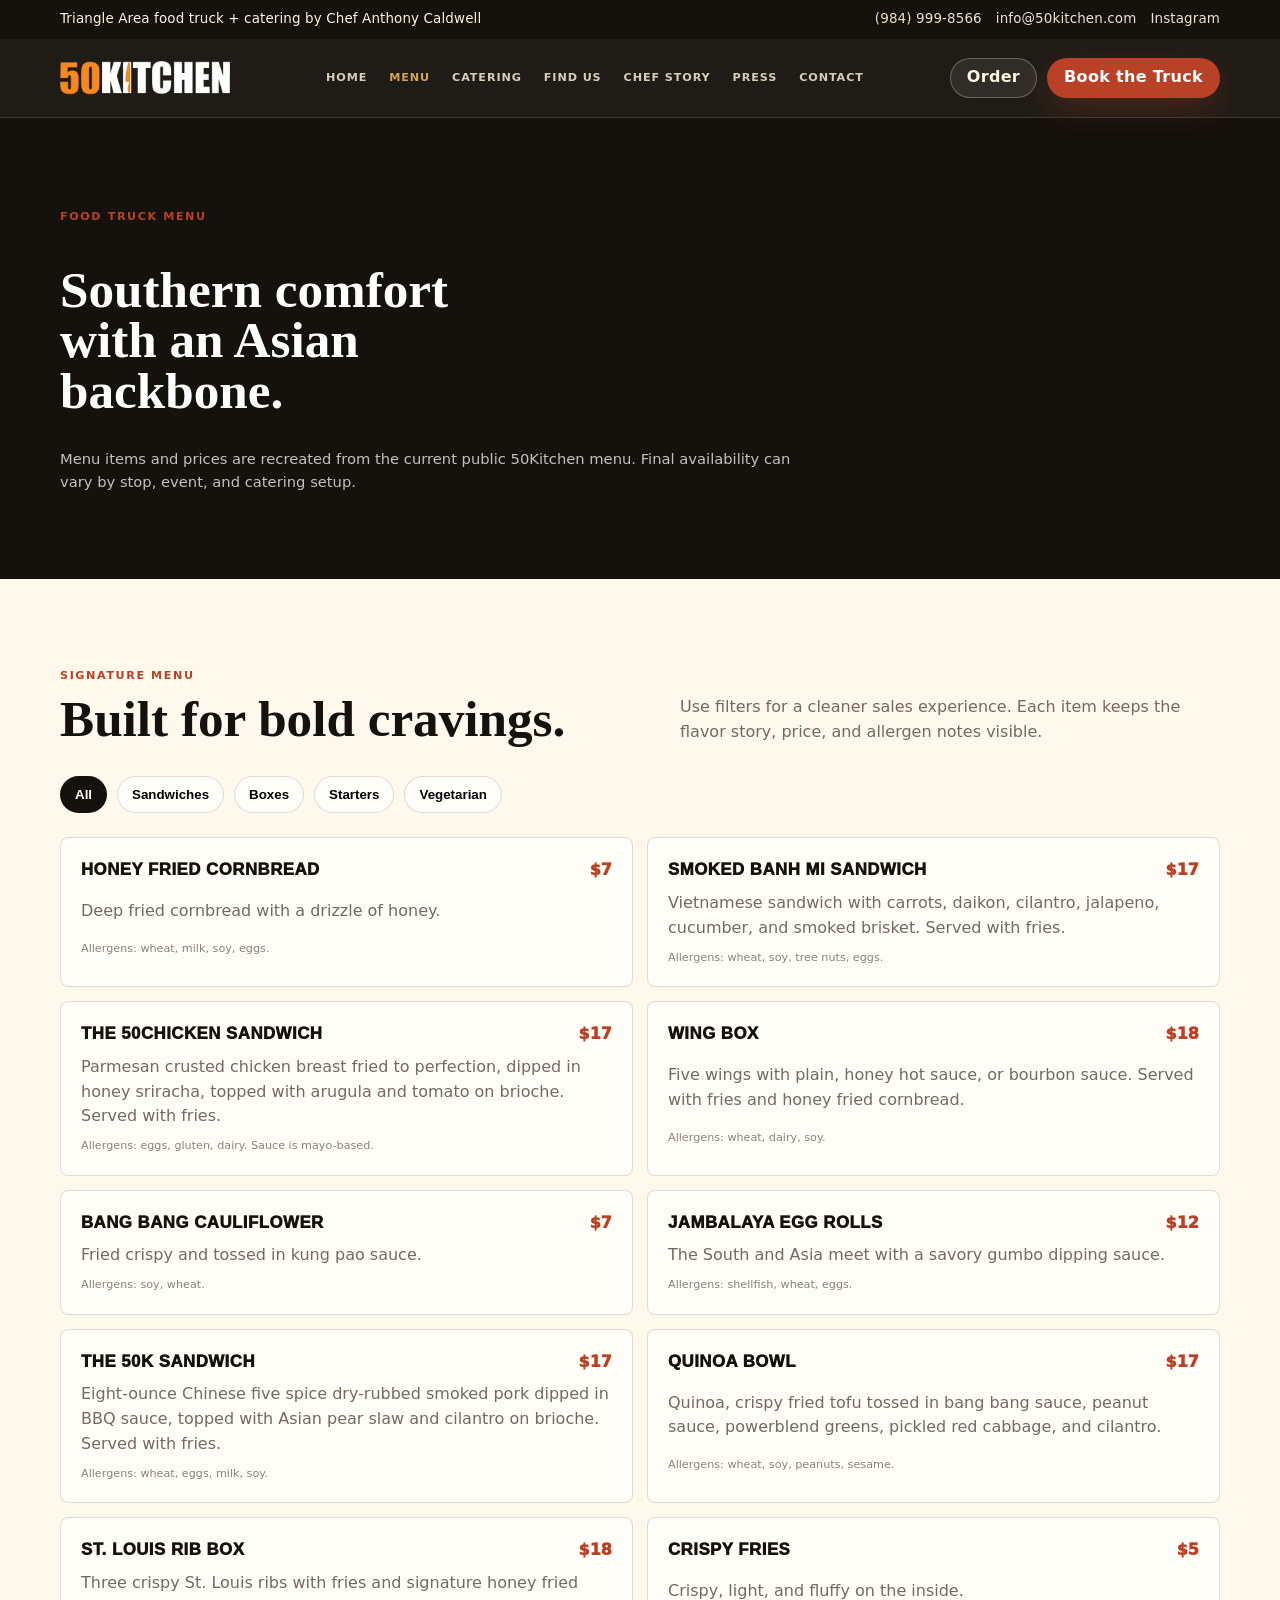
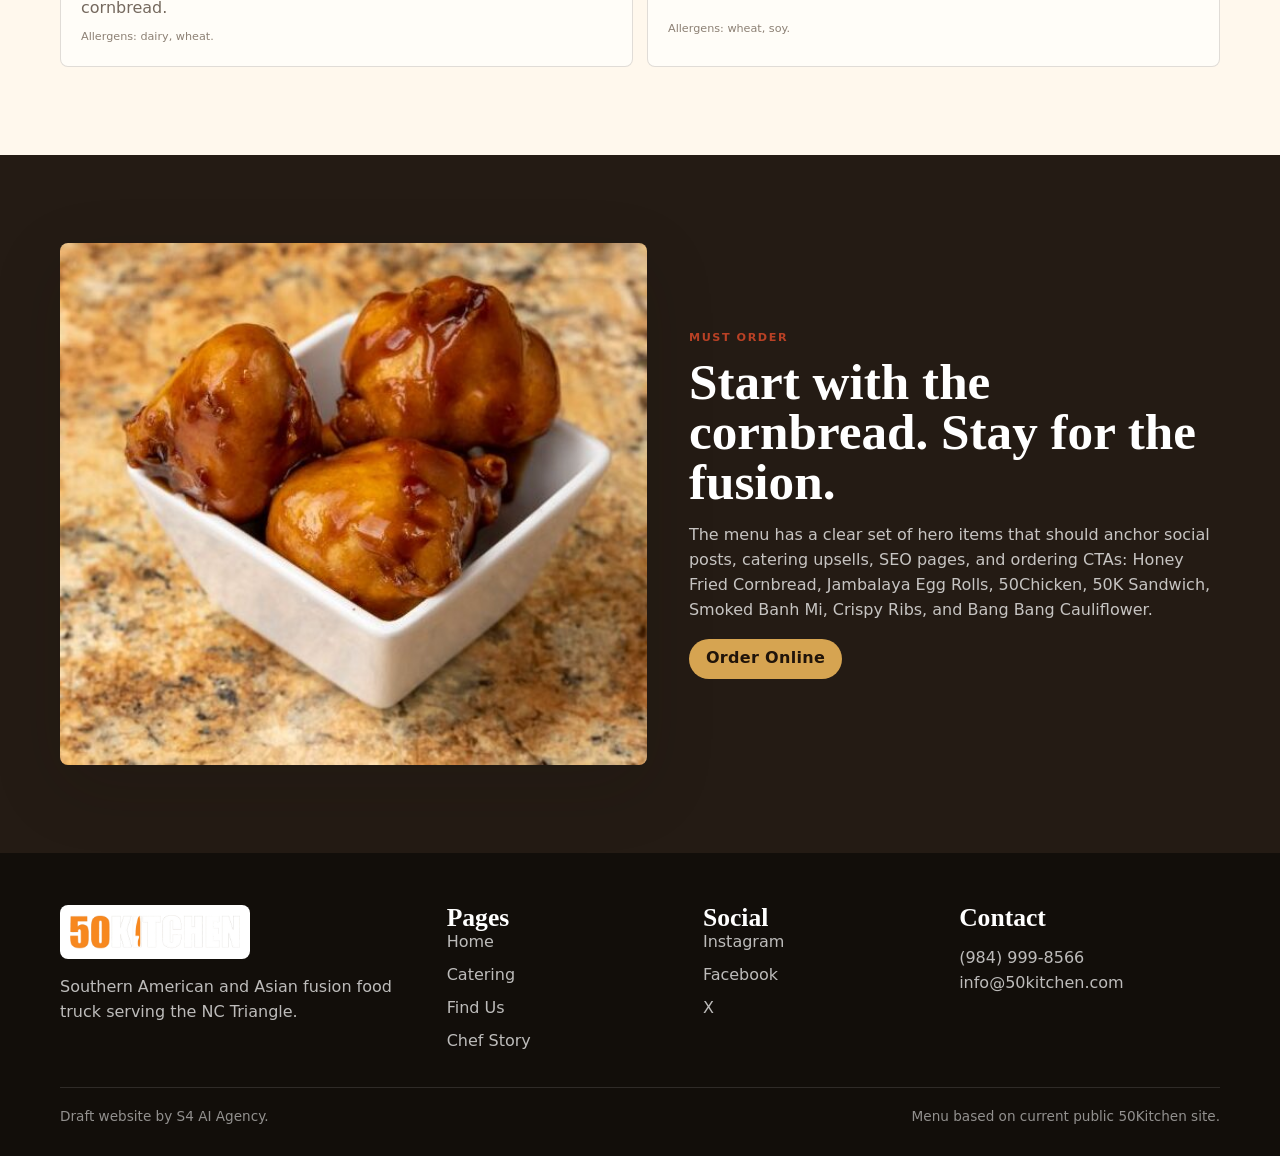
<file: menu.html>
<!doctype html><html lang="en"><head><meta charset="utf-8"><meta name="viewport" content="width=device-width, initial-scale=1"><title>50Kitchen Menu | Southern Asian Fusion Food Truck</title><meta name="description" content="Explore the 50Kitchen food truck menu: honey fried cornbread, smoked banh mi, 50Chicken sandwich, wings, crispy ribs, jambalaya egg rolls, bowls, and sides."><link rel="stylesheet" href="styles.css"></head><body>
<div class="topbar"><div class="topbar-inner"><span>Triangle Area food truck + catering by Chef Anthony Caldwell</span><div class="socials"><a href="tel:+19849998566">(984) 999-8566</a><a href="mailto:info@50kitchen.com">info@50kitchen.com</a><a href="https://www.instagram.com/chef_50/">Instagram</a></div></div></div>
<header class="site-header"><div class="nav-inner"><a class="brand" href="index.html"><img src="assets/50kitchen-logo.png" alt="50Kitchen"></a><button class="mobile-toggle" aria-expanded="false">Menu</button><nav class="nav-links"><a href="index.html">Home</a><a class="active" href="menu.html">Menu</a><a href="catering.html">Catering</a><a href="schedule.html">Find Us</a><a href="about.html">Chef Story</a><a href="press.html">Press</a><a href="contact.html">Contact</a></nav><div class="nav-actions"><a class="btn btn-ghost" href="https://order.toasttab.com/online/50k-new-3108-glenn-rd">Order</a><a class="btn btn-primary" href="contact.html">Book the Truck</a></div></div></header>
<main>
<section class="page-hero"><div class="section-inner"><div class="section-kicker">Food Truck Menu</div><h1>Southern comfort with an Asian backbone.</h1><p>Menu items and prices are recreated from the current public 50Kitchen menu. Final availability can vary by stop, event, and catering setup.</p></div></section>
<section><div class="section-inner">
<div class="section-head"><div><div class="section-kicker">Signature menu</div><h2>Built for bold cravings.</h2></div><p>Use filters for a cleaner sales experience. Each item keeps the flavor story, price, and allergen notes visible.</p></div>
<div class="filter-tabs"><button class="active" data-filter="all">All</button><button data-filter="sandwich">Sandwiches</button><button data-filter="box">Boxes</button><button data-filter="starter">Starters</button><button data-filter="veg">Vegetarian</button></div>
<div class="menu-grid">
<article class="menu-item" data-category="starter"><header><h3>Honey Fried Cornbread</h3><span class="price">$7</span></header><p>Deep fried cornbread with a drizzle of honey.</p><div class="allergens">Allergens: wheat, milk, soy, eggs.</div></article>
<article class="menu-item" data-category="sandwich"><header><h3>Smoked Banh Mi Sandwich</h3><span class="price">$17</span></header><p>Vietnamese sandwich with carrots, daikon, cilantro, jalapeno, cucumber, and smoked brisket. Served with fries.</p><div class="allergens">Allergens: wheat, soy, tree nuts, eggs.</div></article>
<article class="menu-item" data-category="sandwich"><header><h3>The 50Chicken Sandwich</h3><span class="price">$17</span></header><p>Parmesan crusted chicken breast fried to perfection, dipped in honey sriracha, topped with arugula and tomato on brioche. Served with fries.</p><div class="allergens">Allergens: eggs, gluten, dairy. Sauce is mayo-based.</div></article>
<article class="menu-item" data-category="box"><header><h3>Wing Box</h3><span class="price">$18</span></header><p>Five wings with plain, honey hot sauce, or bourbon sauce. Served with fries and honey fried cornbread.</p><div class="allergens">Allergens: wheat, dairy, soy.</div></article>
<article class="menu-item" data-category="veg"><header><h3>Bang Bang Cauliflower</h3><span class="price">$7</span></header><p>Fried crispy and tossed in kung pao sauce.</p><div class="allergens">Allergens: soy, wheat.</div></article>
<article class="menu-item" data-category="starter"><header><h3>Jambalaya Egg Rolls</h3><span class="price">$12</span></header><p>The South and Asia meet with a savory gumbo dipping sauce.</p><div class="allergens">Allergens: shellfish, wheat, eggs.</div></article>
<article class="menu-item" data-category="sandwich"><header><h3>The 50K Sandwich</h3><span class="price">$17</span></header><p>Eight-ounce Chinese five spice dry-rubbed smoked pork dipped in BBQ sauce, topped with Asian pear slaw and cilantro on brioche. Served with fries.</p><div class="allergens">Allergens: wheat, eggs, milk, soy.</div></article>
<article class="menu-item" data-category="veg"><header><h3>Quinoa Bowl</h3><span class="price">$17</span></header><p>Quinoa, crispy fried tofu tossed in bang bang sauce, peanut sauce, powerblend greens, pickled red cabbage, and cilantro.</p><div class="allergens">Allergens: wheat, soy, peanuts, sesame.</div></article>
<article class="menu-item" data-category="box"><header><h3>St. Louis Rib Box</h3><span class="price">$18</span></header><p>Three crispy St. Louis ribs with fries and signature honey fried cornbread.</p><div class="allergens">Allergens: dairy, wheat.</div></article>
<article class="menu-item" data-category="starter"><header><h3>Crispy Fries</h3><span class="price">$5</span></header><p>Crispy, light, and fluffy on the inside.</p><div class="allergens">Allergens: wheat, soy.</div></article>
</div>
</div></section>
<section class="band"><div class="section-inner grid-2"><img class="feature-img" src="assets/bang-bang-cauliflower.jpg" alt="50Kitchen Bang Bang Cauliflower"><div><div class="section-kicker">Must order</div><h2>Start with the cornbread. Stay for the fusion.</h2><p>The menu has a clear set of hero items that should anchor social posts, catering upsells, SEO pages, and ordering CTAs: Honey Fried Cornbread, Jambalaya Egg Rolls, 50Chicken, 50K Sandwich, Smoked Banh Mi, Crispy Ribs, and Bang Bang Cauliflower.</p><a class="btn btn-gold" href="https://order.toasttab.com/online/50k-new-3108-glenn-rd">Order Online</a></div></div></section>
</main>
<footer class="site-footer"><div class="section-inner footer-grid"><div><img class="footer-logo" src="assets/50kitchen-logo.png" alt="50Kitchen"><p>Southern American and Asian fusion food truck serving the NC Triangle.</p></div><div><h3>Pages</h3><div class="footer-links"><a href="index.html">Home</a><a href="catering.html">Catering</a><a href="schedule.html">Find Us</a><a href="about.html">Chef Story</a></div></div><div><h3>Social</h3><div class="footer-links"><a href="https://www.instagram.com/chef_50/">Instagram</a><a href="https://www.facebook.com/50kitchen/">Facebook</a><a href="https://x.com/50Kitchen">X</a></div></div><div><h3>Contact</h3><p><a href="tel:+19849998566">(984) 999-8566</a><br><a href="mailto:info@50kitchen.com">info@50kitchen.com</a></p></div></div><div class="section-inner subfooter"><span>Draft website by S4 AI Agency.</span><span>Menu based on current public 50Kitchen site.</span></div></footer><script src="script.js"></script>
</body></html>
</file>
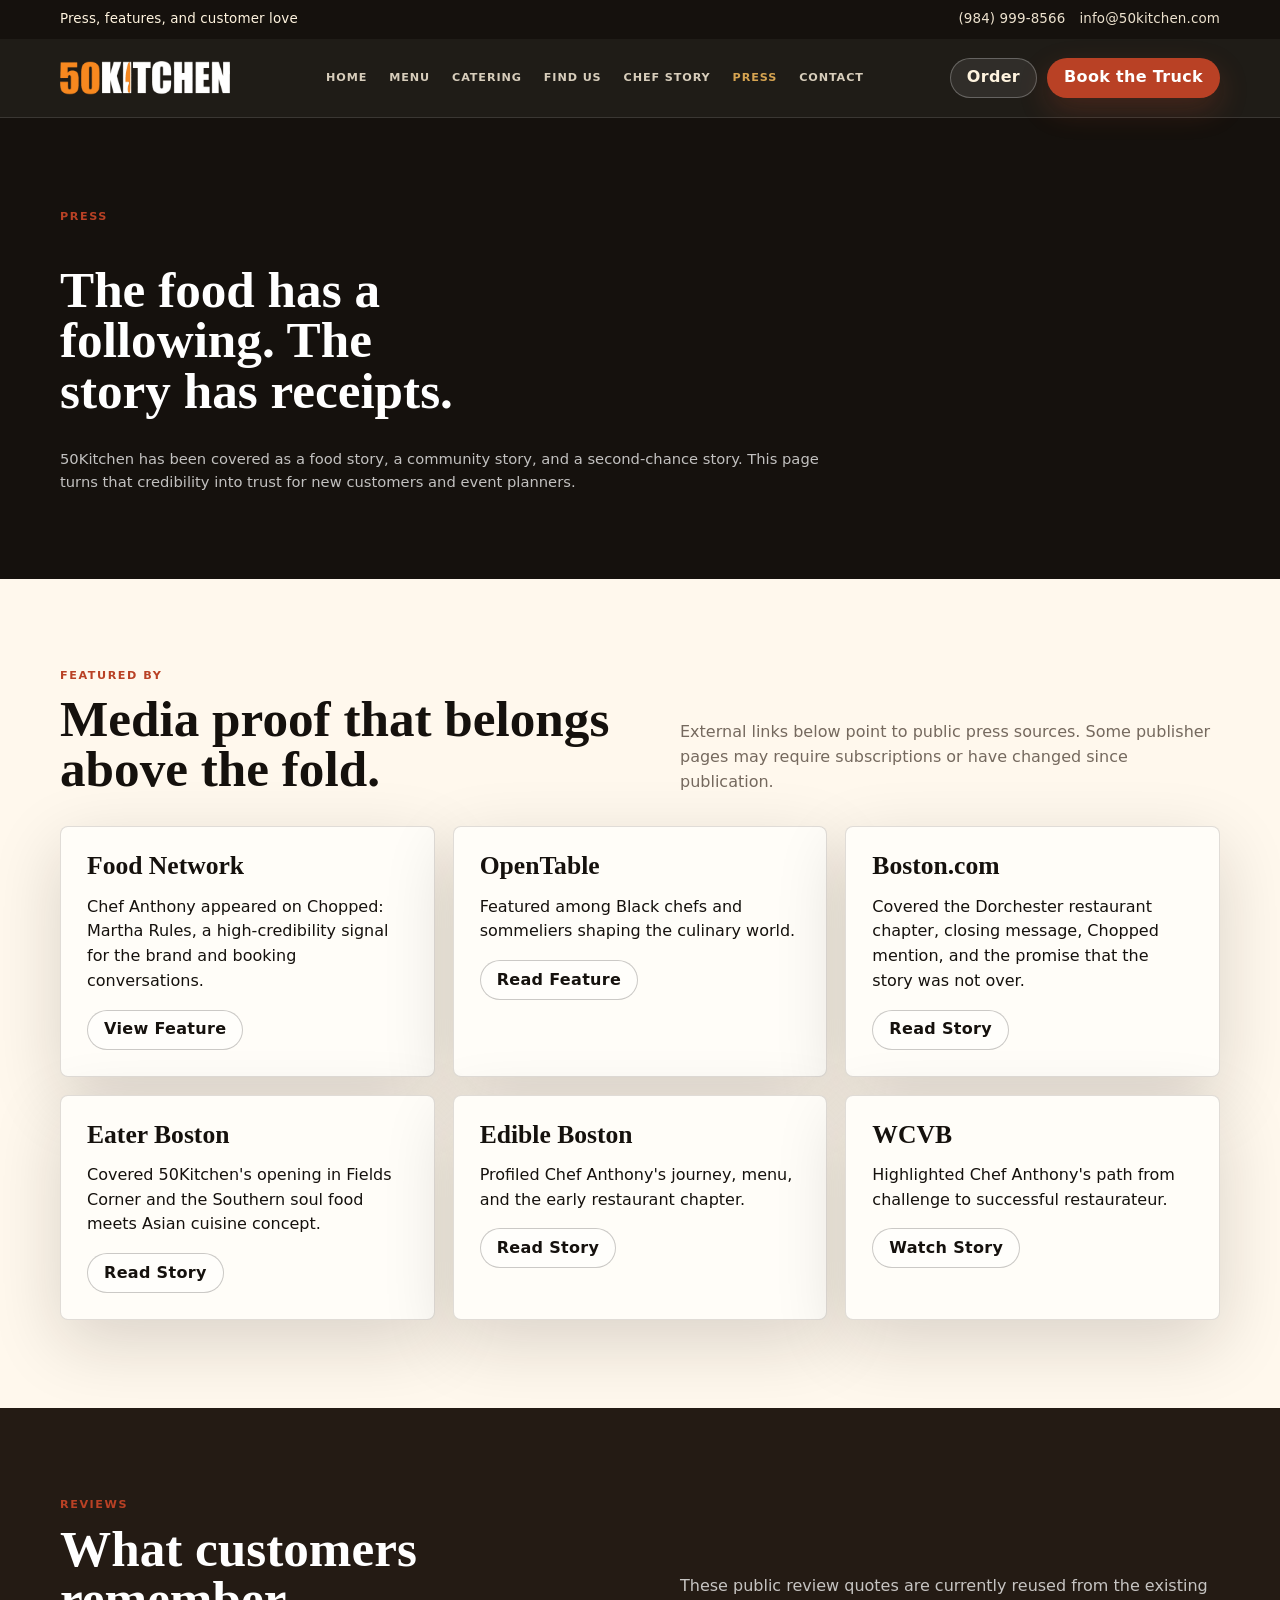
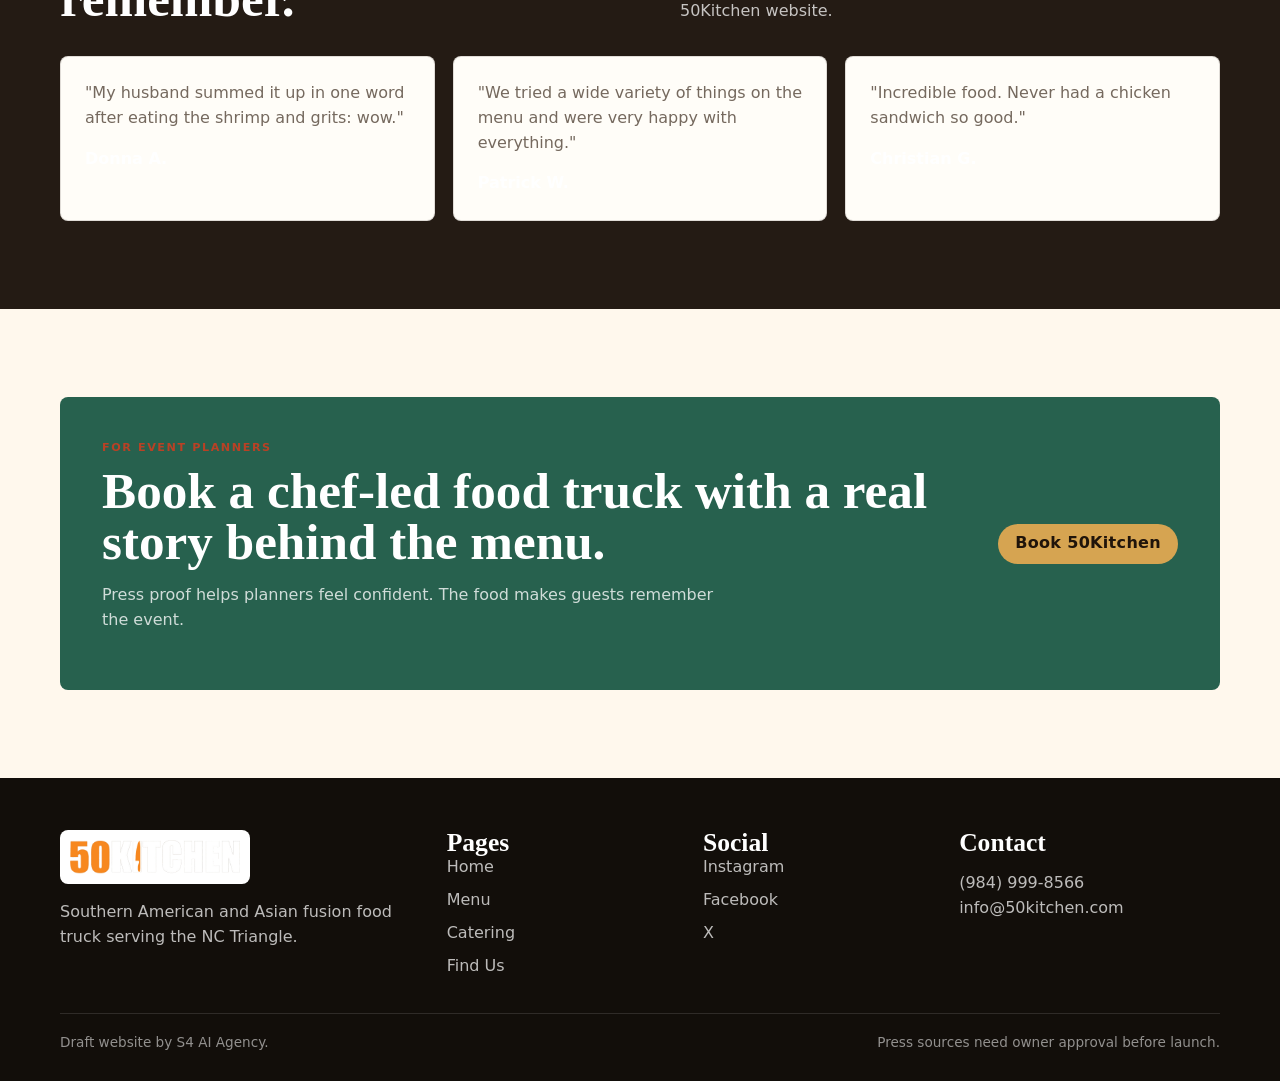
<file: press.html>
<!doctype html><html lang="en"><head><meta charset="utf-8"><meta name="viewport" content="width=device-width, initial-scale=1"><title>50Kitchen Press & Reviews | Chef Anthony Caldwell</title><meta name="description" content="50Kitchen and Chef Anthony Caldwell have been featured by Food Network, OpenTable, Boston.com, Boston Magazine, Eater Boston, WCVB, Edible Boston, and more."><link rel="stylesheet" href="styles.css"></head><body>
<div class="topbar"><div class="topbar-inner"><span>Press, features, and customer love</span><div class="socials"><a href="tel:+19849998566">(984) 999-8566</a><a href="mailto:info@50kitchen.com">info@50kitchen.com</a></div></div></div>
<header class="site-header"><div class="nav-inner"><a class="brand" href="index.html"><img src="assets/50kitchen-logo.png" alt="50Kitchen"></a><button class="mobile-toggle" aria-expanded="false">Menu</button><nav class="nav-links"><a href="index.html">Home</a><a href="menu.html">Menu</a><a href="catering.html">Catering</a><a href="schedule.html">Find Us</a><a href="about.html">Chef Story</a><a class="active" href="press.html">Press</a><a href="contact.html">Contact</a></nav><div class="nav-actions"><a class="btn btn-ghost" href="https://order.toasttab.com/online/50k-new-3108-glenn-rd">Order</a><a class="btn btn-primary" href="contact.html">Book the Truck</a></div></div></header>
<main><section class="page-hero"><div class="section-inner"><div class="section-kicker">Press</div><h1>The food has a following. The story has receipts.</h1><p>50Kitchen has been covered as a food story, a community story, and a second-chance story. This page turns that credibility into trust for new customers and event planners.</p></div></section>
<section><div class="section-inner"><div class="section-head"><div><div class="section-kicker">Featured by</div><h2>Media proof that belongs above the fold.</h2></div><p>External links below point to public press sources. Some publisher pages may require subscriptions or have changed since publication.</p></div><div class="grid-3">
<article class="card"><div class="card-pad"><h3>Food Network</h3><p>Chef Anthony appeared on Chopped: Martha Rules, a high-credibility signal for the brand and booking conversations.</p><a class="btn btn-ghost" href="https://www.foodnetwork.com/shows/chopped/episodes/martha-rules-pantry-surprise">View Feature</a></div></article>
<article class="card"><div class="card-pad"><h3>OpenTable</h3><p>Featured among Black chefs and sommeliers shaping the culinary world.</p><a class="btn btn-ghost" href="https://www.opentable.com/blog/black-chefs-sommeliers/">Read Feature</a></div></article>
<article class="card"><div class="card-pad"><h3>Boston.com</h3><p>Covered the Dorchester restaurant chapter, closing message, Chopped mention, and the promise that the story was not over.</p><a class="btn btn-ghost" href="https://www.boston.com/food/food-news/2022/02/18/dorchesters-50kitchen-restaurant-closes-its-doors/">Read Story</a></div></article>
<article class="card"><div class="card-pad"><h3>Eater Boston</h3><p>Covered 50Kitchen's opening in Fields Corner and the Southern soul food meets Asian cuisine concept.</p><a class="btn btn-ghost" href="https://boston.eater.com/2020/2/21/21144361/50-kitchen-anthony-caldwell-dorchester-boston-fields-corner">Read Story</a></div></article>
<article class="card"><div class="card-pad"><h3>Edible Boston</h3><p>Profiled Chef Anthony's journey, menu, and the early restaurant chapter.</p><a class="btn btn-ghost" href="https://www.edibleboston.com/blog/2021/1/2/edible-food-finds-50kitchen">Read Story</a></div></article>
<article class="card"><div class="card-pad"><h3>WCVB</h3><p>Highlighted Chef Anthony's path from challenge to successful restaurateur.</p><a class="btn btn-ghost" href="https://www.wcvb.com/article/food-journal-50kitchen-dorchester-boston-native-overcomes-the-odds-and-goes-from-prison-to-successful-restaurateur/33578662">Watch Story</a></div></article>
</div></div></section>
<section class="band"><div class="section-inner"><div class="section-head"><div><div class="section-kicker">Reviews</div><h2>What customers remember.</h2></div><p>These public review quotes are currently reused from the existing 50Kitchen website.</p></div><div class="grid-3"><article class="review"><p>"My husband summed it up in one word after eating the shrimp and grits: wow."</p><strong>Donna A.</strong></article><article class="review"><p>"We tried a wide variety of things on the menu and were very happy with everything."</p><strong>Patrick W.</strong></article><article class="review"><p>"Incredible food. Never had a chicken sandwich so good."</p><strong>Christian G.</strong></article></div></div></section>
<section><div class="section-inner cta"><div><div class="section-kicker">For event planners</div><h2>Book a chef-led food truck with a real story behind the menu.</h2><p>Press proof helps planners feel confident. The food makes guests remember the event.</p></div><a class="btn btn-gold" href="contact.html">Book 50Kitchen</a></div></section>
</main><footer class="site-footer"><div class="section-inner footer-grid"><div><img class="footer-logo" src="assets/50kitchen-logo.png" alt="50Kitchen"><p>Southern American and Asian fusion food truck serving the NC Triangle.</p></div><div><h3>Pages</h3><div class="footer-links"><a href="index.html">Home</a><a href="menu.html">Menu</a><a href="catering.html">Catering</a><a href="schedule.html">Find Us</a></div></div><div><h3>Social</h3><div class="footer-links"><a href="https://www.instagram.com/chef_50/">Instagram</a><a href="https://www.facebook.com/50kitchen/">Facebook</a><a href="https://x.com/50Kitchen">X</a></div></div><div><h3>Contact</h3><p><a href="tel:+19849998566">(984) 999-8566</a><br><a href="mailto:info@50kitchen.com">info@50kitchen.com</a></p></div></div><div class="section-inner subfooter"><span>Draft website by S4 AI Agency.</span><span>Press sources need owner approval before launch.</span></div></footer><script src="script.js"></script></body></html>
</file>
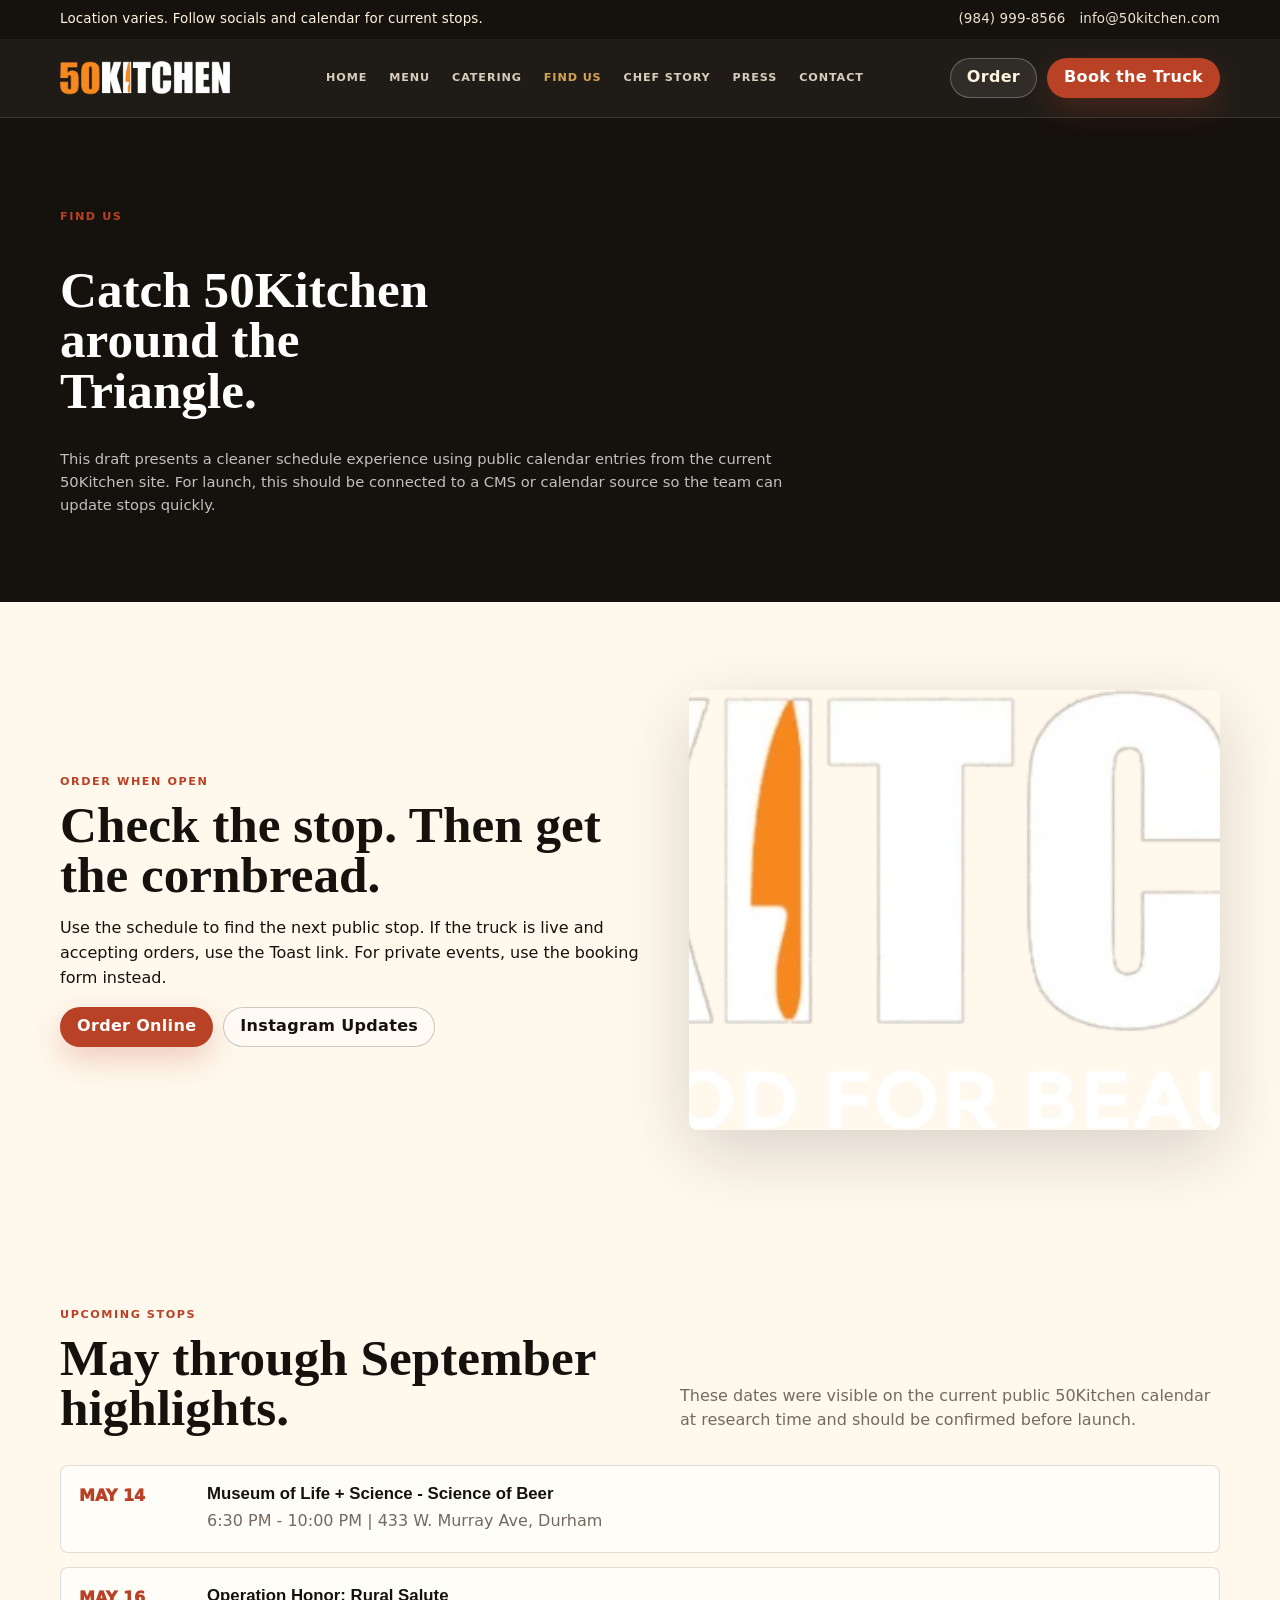
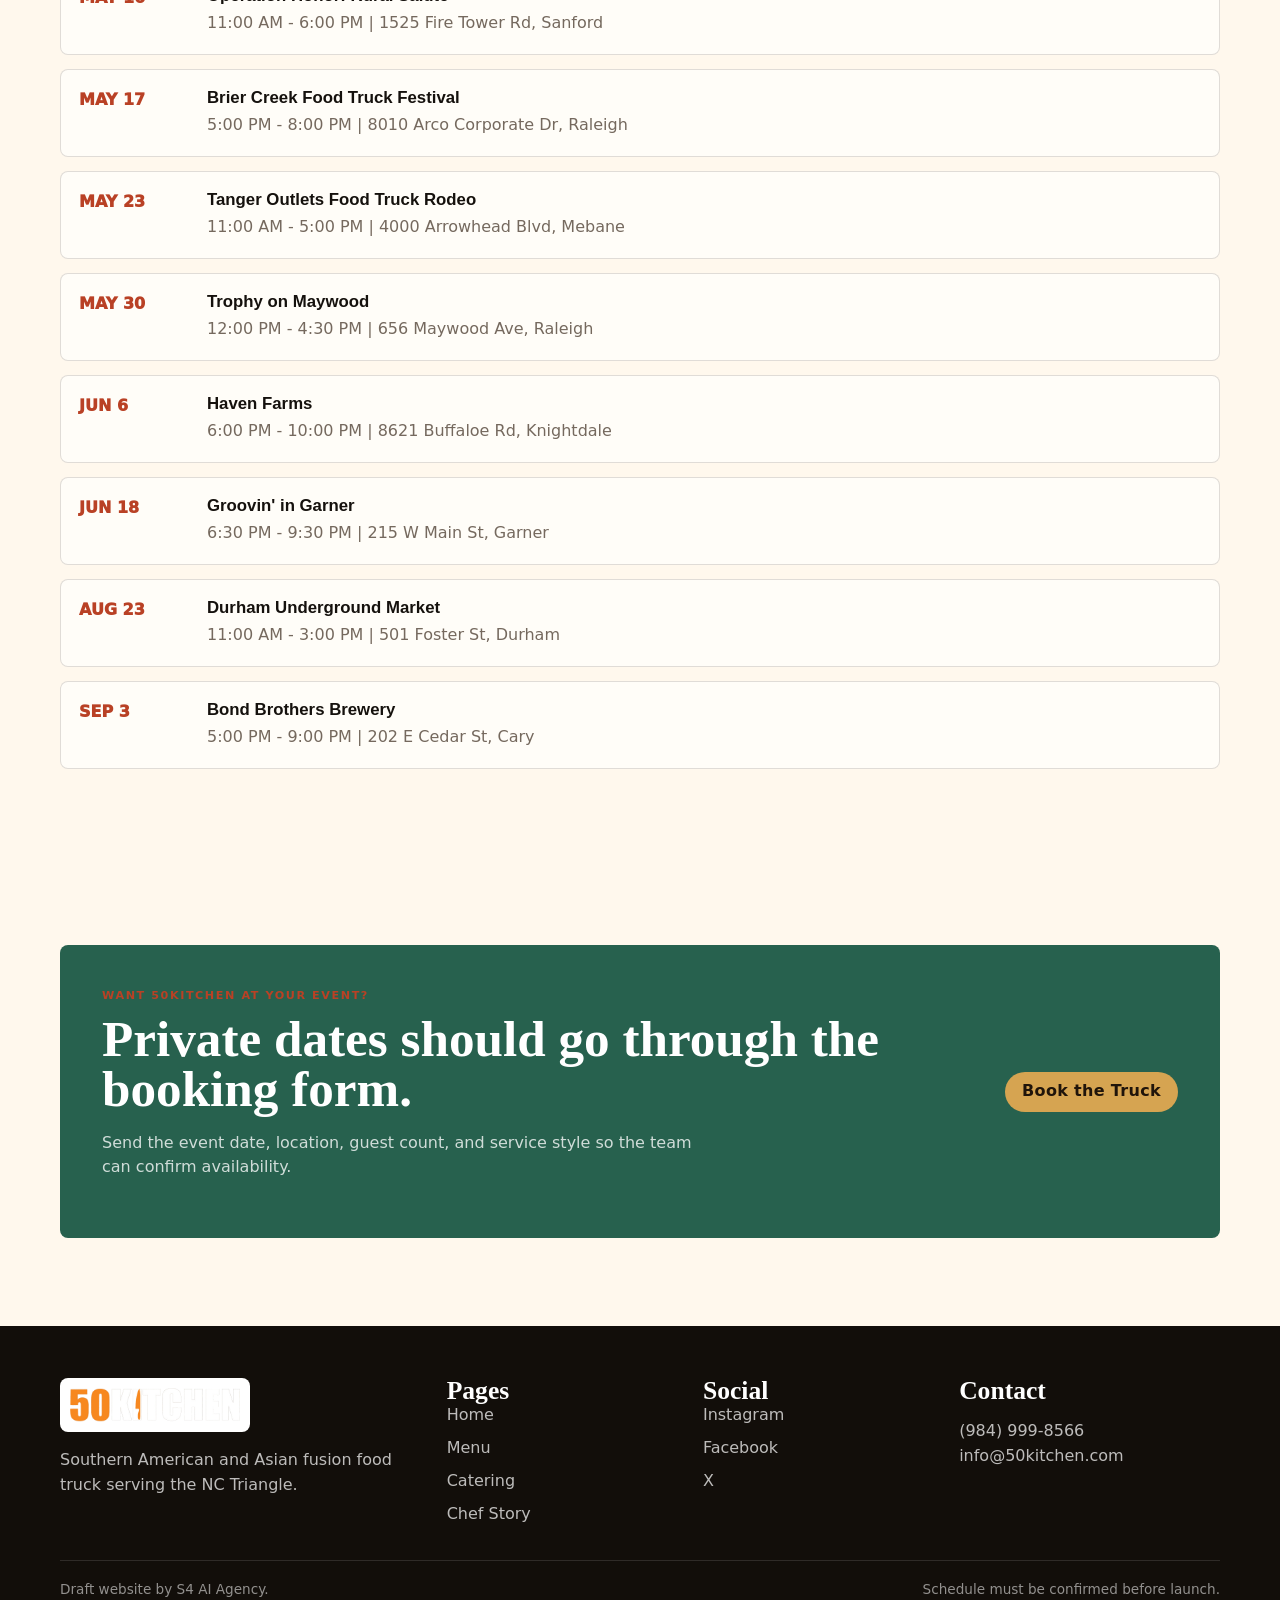
<file: schedule.html>
<!doctype html><html lang="en"><head><meta charset="utf-8"><meta name="viewport" content="width=device-width, initial-scale=1"><title>Find 50Kitchen | NC Triangle Food Truck Schedule</title><meta name="description" content="Find the 50Kitchen food truck around Raleigh, Durham, Cary, Chapel Hill, Pittsboro, Apex, Garner, Burlington, and the NC Triangle."><link rel="stylesheet" href="styles.css"></head><body>
<div class="topbar"><div class="topbar-inner"><span>Location varies. Follow socials and calendar for current stops.</span><div class="socials"><a href="tel:+19849998566">(984) 999-8566</a><a href="mailto:info@50kitchen.com">info@50kitchen.com</a></div></div></div>
<header class="site-header"><div class="nav-inner"><a class="brand" href="index.html"><img src="assets/50kitchen-logo.png" alt="50Kitchen"></a><button class="mobile-toggle" aria-expanded="false">Menu</button><nav class="nav-links"><a href="index.html">Home</a><a href="menu.html">Menu</a><a href="catering.html">Catering</a><a class="active" href="schedule.html">Find Us</a><a href="about.html">Chef Story</a><a href="press.html">Press</a><a href="contact.html">Contact</a></nav><div class="nav-actions"><a class="btn btn-ghost" href="https://order.toasttab.com/online/50k-new-3108-glenn-rd">Order</a><a class="btn btn-primary" href="contact.html">Book the Truck</a></div></div></header>
<main><section class="page-hero"><div class="section-inner"><div class="section-kicker">Find Us</div><h1>Catch 50Kitchen around the Triangle.</h1><p>This draft presents a cleaner schedule experience using public calendar entries from the current 50Kitchen site. For launch, this should be connected to a CMS or calendar source so the team can update stops quickly.</p></div></section>
<section><div class="section-inner grid-2"><div><div class="section-kicker">Order when open</div><h2>Check the stop. Then get the cornbread.</h2><p>Use the schedule to find the next public stop. If the truck is live and accepting orders, use the Toast link. For private events, use the booking form instead.</p><div class="hero-actions"><a class="btn btn-primary" href="https://order.toasttab.com/online/50k-new-3108-glenn-rd">Order Online</a><a class="btn btn-ghost" href="https://www.instagram.com/chef_50/">Instagram Updates</a></div></div><img class="feature-img" src="assets/logo-with-tagline.webp" alt="50Kitchen logo with tagline"></div></section>
<section><div class="section-inner"><div class="section-head"><div><div class="section-kicker">Upcoming stops</div><h2>May through September highlights.</h2></div><p>These dates were visible on the current public 50Kitchen calendar at research time and should be confirmed before launch.</p></div><div class="timeline">
<article class="stop"><div class="stop-date">May 14</div><div><h3>Museum of Life + Science - Science of Beer</h3><p>6:30 PM - 10:00 PM | 433 W. Murray Ave, Durham</p></div></article>
<article class="stop"><div class="stop-date">May 16</div><div><h3>Operation Honor: Rural Salute</h3><p>11:00 AM - 6:00 PM | 1525 Fire Tower Rd, Sanford</p></div></article>
<article class="stop"><div class="stop-date">May 17</div><div><h3>Brier Creek Food Truck Festival</h3><p>5:00 PM - 8:00 PM | 8010 Arco Corporate Dr, Raleigh</p></div></article>
<article class="stop"><div class="stop-date">May 23</div><div><h3>Tanger Outlets Food Truck Rodeo</h3><p>11:00 AM - 5:00 PM | 4000 Arrowhead Blvd, Mebane</p></div></article>
<article class="stop"><div class="stop-date">May 30</div><div><h3>Trophy on Maywood</h3><p>12:00 PM - 4:30 PM | 656 Maywood Ave, Raleigh</p></div></article>
<article class="stop"><div class="stop-date">Jun 6</div><div><h3>Haven Farms</h3><p>6:00 PM - 10:00 PM | 8621 Buffaloe Rd, Knightdale</p></div></article>
<article class="stop"><div class="stop-date">Jun 18</div><div><h3>Groovin' in Garner</h3><p>6:30 PM - 9:30 PM | 215 W Main St, Garner</p></div></article>
<article class="stop"><div class="stop-date">Aug 23</div><div><h3>Durham Underground Market</h3><p>11:00 AM - 3:00 PM | 501 Foster St, Durham</p></div></article>
<article class="stop"><div class="stop-date">Sep 3</div><div><h3>Bond Brothers Brewery</h3><p>5:00 PM - 9:00 PM | 202 E Cedar St, Cary</p></div></article>
</div></div></section>
<section><div class="section-inner cta"><div><div class="section-kicker">Want 50Kitchen at your event?</div><h2>Private dates should go through the booking form.</h2><p>Send the event date, location, guest count, and service style so the team can confirm availability.</p></div><a class="btn btn-gold" href="contact.html">Book the Truck</a></div></section>
</main><footer class="site-footer"><div class="section-inner footer-grid"><div><img class="footer-logo" src="assets/50kitchen-logo.png" alt="50Kitchen"><p>Southern American and Asian fusion food truck serving the NC Triangle.</p></div><div><h3>Pages</h3><div class="footer-links"><a href="index.html">Home</a><a href="menu.html">Menu</a><a href="catering.html">Catering</a><a href="about.html">Chef Story</a></div></div><div><h3>Social</h3><div class="footer-links"><a href="https://www.instagram.com/chef_50/">Instagram</a><a href="https://www.facebook.com/50kitchen/">Facebook</a><a href="https://x.com/50Kitchen">X</a></div></div><div><h3>Contact</h3><p><a href="tel:+19849998566">(984) 999-8566</a><br><a href="mailto:info@50kitchen.com">info@50kitchen.com</a></p></div></div><div class="section-inner subfooter"><span>Draft website by S4 AI Agency.</span><span>Schedule must be confirmed before launch.</span></div></footer><script src="script.js"></script></body></html>
</file>
<file: styles.css>
* { box-sizing: border-box; }
:root {
  --ink: #15110d;
  --charcoal: #241b14;
  --cream: #fff8ed;
  --paper: #fffdf8;
  --gold: #d6a451;
  --ember: #b94125;
  --herb: #27614e;
  --smoke: #75695e;
  --line: rgba(36, 27, 20, .14);
  --shadow: 0 22px 70px rgba(25, 18, 10, .16);
}
html { scroll-behavior: smooth; background: #120e0a; }
body {
  margin: 0;
  font-family: Inter, ui-sans-serif, system-ui, -apple-system, BlinkMacSystemFont, "Segoe UI", sans-serif;
  color: var(--ink);
  background: var(--cream);
  line-height: 1.55;
}
a { color: inherit; text-decoration: none; }
img { max-width: 100%; display: block; }
.topbar {
  background: var(--ink);
  color: #fff4df;
  font-size: .84rem;
  letter-spacing: .01em;
}
.topbar-inner, .nav-inner, .section-inner { width: min(1160px, calc(100% - 32px)); margin: 0 auto; }
.topbar-inner { display: flex; align-items: center; justify-content: space-between; gap: 16px; padding: 9px 0; }
.topbar a { color: #fff4df; opacity: .92; }
.socials { display: flex; gap: 14px; flex-wrap: wrap; }
.site-header {
  position: sticky;
  top: 0;
  z-index: 40;
  background: rgba(18, 14, 10, .94);
  backdrop-filter: blur(16px);
  border-bottom: 1px solid rgba(255,255,255,.12);
}
.nav-inner { height: 78px; display: flex; align-items: center; justify-content: space-between; gap: 24px; }
.brand { display: flex; align-items: center; gap: 12px; min-width: 180px; }
.brand img { width: 170px; height: auto; }
.nav-links { display: flex; align-items: center; gap: 22px; font-weight: 800; text-transform: uppercase; font-size: .7rem; letter-spacing: .08em; }
.nav-links a { color: #fff4df; opacity: .82; }
.nav-links a.active, .nav-links a:hover { opacity: 1; color: var(--gold); }
.site-header .btn-ghost { border-color: rgba(255,255,255,.26); color: #fff4df; background: rgba(255,255,255,.08); }
.nav-actions { display: flex; gap: 10px; align-items: center; }
.btn {
  display: inline-flex;
  align-items: center;
  justify-content: center;
  min-height: 40px;
  padding: 0 16px;
  border-radius: 999px;
  border: 1px solid transparent;
  font-weight: 900;
  letter-spacing: .02em;
  cursor: pointer;
  transition: transform .18s ease, background .18s ease, border-color .18s ease;
}
.btn:hover { transform: translateY(-1px); }
.btn-primary { background: var(--ember); color: white; box-shadow: 0 12px 30px rgba(185,65,37,.24); }
.btn-dark { background: var(--ink); color: white; }
.btn-ghost { border-color: rgba(21,17,13,.22); color: var(--ink); background: rgba(255,255,255,.42); }
.btn-gold { background: var(--gold); color: #20140a; }
.mobile-toggle { display: none; border: 1px solid var(--line); background: var(--paper); border-radius: 999px; padding: 10px 12px; font-weight: 900; }
.hero {
  height: calc(100svh - 78px);
  min-height: 640px;
  display: grid;
  align-items: stretch;
  position: relative;
  overflow: hidden;
  background: #120e0a;
  color: white;
}
.hero-photo::before {
  content: "";
  position: absolute;
  inset: 0;
  background: url('assets/hero-main-chatgpt.png') center center / cover no-repeat;
  filter: saturate(1.06) contrast(1.01) brightness(1.08);
}
.hero-photo::after {
  content: "";
  position: absolute;
  inset: 0;
  background:
    linear-gradient(90deg, rgba(18,14,10,.48) 0%, rgba(18,14,10,.12) 43%, rgba(18,14,10,.42) 100%),
    linear-gradient(180deg, rgba(18,14,10,.06) 0%, rgba(18,14,10,0) 42%, rgba(18,14,10,.10) 100%);
  pointer-events: none;
}
.hero-inner {
  width: min(1560px, calc(100% - 8px));
  margin: 0 auto;
  position: relative;
  z-index: 2;
}
.hero-photo-inner {
  height: calc(100svh - 78px);
  min-height: 640px;
  padding: clamp(14px, 2vh, 24px) 0 clamp(96px, 13vh, 150px);
}
.hero-editorial {
  display: grid;
  grid-template-columns: minmax(330px, 430px) minmax(280px, 360px) minmax(330px, 430px);
  grid-template-areas: "story center video";
  align-items: end;
  justify-content: center;
  gap: clamp(24px, 4vw, 64px);
}
.hero-popup-trigger { cursor: pointer; }
.hero-popup-trigger:focus-visible {
  outline: 3px solid rgba(214,164,81,.95);
  outline-offset: 5px;
}
.hero-story-card,
.hero-video-card {
  border: 1px solid rgba(255,255,255,.34);
  background: linear-gradient(135deg, rgba(18,14,10,.58), rgba(255,255,255,.16));
  box-shadow: 0 32px 90px rgba(0,0,0,.42), inset 1px 1px 1px rgba(255,255,255,.24), inset -1px -1px 1px rgba(255,255,255,.08);
  backdrop-filter: blur(18px) saturate(1.28);
  -webkit-backdrop-filter: blur(18px) saturate(1.28);
}
.hero-story-card {
  padding: clamp(15px, 1.8vw, 21px);
  border-radius: 34px;
  grid-area: story;
  max-width: 410px;
  width: 100%;
  justify-self: center;
  transform: none;
}
.hero-circle-img {
  width: clamp(126px, 11vw, 168px);
  height: clamp(126px, 11vw, 168px);
  object-fit: cover;
  border-radius: 999px;
  border: 4px solid rgba(255,248,237,.88);
  box-shadow: 0 20px 54px rgba(0,0,0,.42);
  margin-bottom: 10px;
}
.chopped-feature {
  display: inline-flex;
  align-items: center;
  gap: 10px;
  margin-bottom: 12px;
  padding: 7px 10px;
  border: 1px solid rgba(214,164,81,.5);
  border-radius: 999px;
  background: rgba(18,14,10,.58);
  color: #fff4df;
  box-shadow: 0 14px 38px rgba(0,0,0,.22);
  backdrop-filter: blur(12px);
}
.chopped-feature span,
.video-label span {
  color: var(--gold);
  font-size: .6rem;
  font-weight: 950;
  letter-spacing: .13em;
  text-transform: uppercase;
}
.chopped-feature strong,
.video-label strong {
  color: white;
  font-size: .72rem;
  letter-spacing: .04em;
  text-transform: uppercase;
}
.hero-story-card h1 {
  font-size: clamp(1.55rem, 2.25vw, 2.35rem);
  max-width: 410px;
  margin: 0;
}
.hero-copy {
  max-width: 400px;
  color: rgba(255,255,255,.88);
  font-size: clamp(.84rem, .92vw, .94rem);
  line-height: 1.34;
  margin: 12px 0 14px;
}
.hero-actions { display: flex; gap: 10px; flex-wrap: wrap; }
.hero-story-actions .btn {
  border-color: rgba(255,255,255,.42);
  box-shadow: 0 14px 36px rgba(0,0,0,.24), inset 1px 1px 1px rgba(255,255,255,.30);
  backdrop-filter: blur(12px);
}
.hero-video-card {
  padding: clamp(10px, 1.4vw, 15px);
  border-radius: 26px;
  grid-area: video;
  width: 100%;
  justify-self: center;
  transform: none;
}
.video-label {
  display: flex;
  align-items: center;
  justify-content: space-between;
  gap: 12px;
  margin-bottom: 10px;
}
.video-frame {
  position: relative;
  width: 100%;
  aspect-ratio: 560 / 314;
  overflow: hidden;
  border-radius: 22px;
  border: 1px solid rgba(255,255,255,.30);
  background: rgba(0,0,0,.28);
  box-shadow: 0 22px 60px rgba(0,0,0,.34);
}
.video-frame iframe {
  position: absolute;
  inset: 0;
  width: 100%;
  height: 100%;
}
.hero-video-actions {
  display: grid;
  grid-template-columns: 1fr 1fr;
  gap: 8px;
  margin-top: 10px;
}
.hero-glass-chip {
  position: relative;
  overflow: hidden;
  display: inline-flex;
  align-items: center;
  justify-content: center;
  min-height: 32px;
  padding: 0 13px;
  border: 1px solid rgba(255,255,255,.50);
  border-radius: 999px;
  color: #fff8ed;
  text-align: center;
  text-transform: uppercase;
  font-size: .7rem;
  font-weight: 950;
  letter-spacing: .07em;
  background: linear-gradient(135deg, rgba(255,255,255,.22), rgba(255,255,255,.08));
  box-shadow: 0 18px 48px rgba(0,0,0,.25), inset 1px 1px 1px rgba(255,255,255,.32), inset -1px -1px 1px rgba(255,255,255,.10);
  backdrop-filter: blur(14px) saturate(1.25);
  -webkit-backdrop-filter: blur(14px) saturate(1.25);
}
.hero-glass-chip:hover,
.hero-story-actions .btn:hover { transform: translateY(-2px) scale(1.01); }
.hero-center-cta {
  position: relative;
  grid-area: center;
  left: auto;
  bottom: auto;
  z-index: 4;
  transform: none;
  align-self: end;
  justify-self: center;
  width: min(410px, 100%);
  min-height: 154px;
  padding: 18px 22px 17px;
  border: 1px solid rgba(255,255,255,.42);
  border-radius: 28px;
  display: grid;
  justify-items: center;
  align-items: center;
  gap: 8px;
  text-align: center;
  background: linear-gradient(135deg, rgba(18,14,10,.64), rgba(18,14,10,.30));
  box-shadow: 0 24px 70px rgba(0,0,0,.36), inset 1px 1px 1px rgba(255,255,255,.30), inset -1px -1px 1px rgba(255,255,255,.10);
  backdrop-filter: blur(16px) saturate(1.28);
  -webkit-backdrop-filter: blur(16px) saturate(1.28);
}
.hero-center-logo {
  width: min(290px, 86%);
  height: auto;
  padding: 0;
  border-radius: 0;
  background: transparent;
  filter: drop-shadow(0 12px 22px rgba(0,0,0,.42));
}
.hero-center-slogan {
  margin: -2px 0 2px;
  max-width: 340px;
  color: #fff8ed;
  font-size: clamp(.9rem, 1vw, 1.05rem);
  line-height: 1.15;
  font-weight: 950;
  letter-spacing: .105em;
  text-transform: uppercase;
  text-shadow: 0 2px 18px rgba(0,0,0,.50);
}
.hero-center-main {

  display: inline-flex;
  align-items: center;
  justify-content: center;
  min-height: 38px;
  padding: 0 24px;
  border-radius: 0;
  color: #fff8ed;
  background: linear-gradient(135deg, #f28722, #d66b1f);
  font-size: .82rem;
  font-weight: 950;
  letter-spacing: .09em;
  text-transform: uppercase;
  box-shadow: inset 1px 1px 1px rgba(255,255,255,.46), 0 10px 26px rgba(0,0,0,.20);
}
.hero-center-links {
  display: grid;
  grid-template-columns: 1fr 1fr;
  gap: 7px;
  width: min(250px, 100%);
}
.hero-center-links a {
  min-height: 32px;
  display: inline-flex;
  align-items: center;
  justify-content: center;
  border: 1px solid rgba(255,255,255,.42);
  border-radius: 999px;
  color: #fff8ed;
  background: rgba(255,255,255,.13);
  font-size: .68rem;
  font-weight: 950;
  letter-spacing: .08em;
  text-transform: uppercase;
}
.hero-center-main:hover,
.hero-center-links a:hover { transform: translateY(-1px); }
#faith-flavor { scroll-margin-top: 88px; }
.eyebrow { text-transform: uppercase; letter-spacing: .13em; font-weight: 900; color: var(--gold); font-size: .6rem; }
h1, h2, h3 { font-family: Georgia, "Times New Roman", serif; line-height: .98; margin: 0; color: inherit; letter-spacing: 0; }
h1 { font-size: clamp(2.65rem, 4vw, 4.15rem); max-width: 430px; margin-top: 12px; }
h2 { font-size: clamp(2.2rem, 4vw, 4.7rem); }
h3 { font-size: clamp(1.35rem, 2vw, 2rem); }
section { padding: 88px 0; }
.section-kicker { color: var(--ember); text-transform: uppercase; font-weight: 900; letter-spacing: .14em; font-size: .7rem; margin-bottom: 10px; }
.section-head { display: flex; align-items: end; justify-content: space-between; gap: 28px; margin-bottom: 32px; }
.section-head p { max-width: 540px; color: var(--smoke); margin: 0; }
.grid-2 { display: grid; grid-template-columns: 1.05fr .95fr; gap: 42px; align-items: center; }
.grid-3 { display: grid; grid-template-columns: repeat(3, minmax(0, 1fr)); gap: 18px; }
.card { background: var(--paper); border: 1px solid var(--line); border-radius: 8px; box-shadow: var(--shadow); overflow: hidden; }
.card-pad { padding: 26px; }
.story-card { background: var(--ink); color: white; padding: 38px; border-radius: 8px; position: relative; overflow: hidden; }
.story-card p { color: rgba(255,255,255,.78); }
.stat-row { display: grid; grid-template-columns: repeat(3, 1fr); border-top: 1px solid rgba(255,255,255,.14); margin-top: 28px; padding-top: 22px; gap: 18px; }
.stat strong { display: block; color: var(--gold); font-size: 1.7rem; font-family: Georgia, serif; }
.feature-img { min-height: 440px; object-fit: cover; border-radius: 8px; width: 100%; box-shadow: var(--shadow); }
.menu-grid { display: grid; grid-template-columns: repeat(2, minmax(0, 1fr)); gap: 14px; }
.menu-item { background: var(--paper); border: 1px solid var(--line); border-radius: 8px; padding: 20px; display: grid; gap: 8px; }
.menu-item header { display: flex; justify-content: space-between; gap: 14px; align-items: baseline; }
.menu-item h3 { font-family: Inter, sans-serif; font-size: 1.05rem; line-height: 1.2; font-weight: 950; text-transform: uppercase; letter-spacing: .03em; }
.price { color: var(--ember); font-weight: 950; white-space: nowrap; }
.menu-item p { margin: 0; color: var(--smoke); }
.allergens { font-size: .7rem; color: #8d8175; }
.band { background: var(--charcoal); color: white; position: relative; overflow: hidden; }
.band p { color: rgba(255,255,255,.74); }
.press-strip { display: flex; gap: 12px; flex-wrap: wrap; margin-top: 20px; }
.press-pill { border: 1px solid rgba(255,255,255,.18); color: white; padding: 10px 14px; border-radius: 999px; font-weight: 900; font-size: .82rem; background: rgba(255,255,255,.06); }
.timeline { display: grid; gap: 14px; }
.stop { display: grid; grid-template-columns: 110px 1fr; gap: 18px; padding: 18px; border: 1px solid var(--line); border-radius: 8px; background: var(--paper); }
.stop-date { font-weight: 950; color: var(--ember); text-transform: uppercase; }
.stop h3 { font-family: Inter, sans-serif; font-size: 1.05rem; line-height: 1.2; margin-bottom: 5px; }
.stop p { margin: 0; color: var(--smoke); }
.cta { background: var(--herb); color: white; border-radius: 8px; padding: 42px; display: grid; grid-template-columns: 1fr auto; gap: 24px; align-items: center; }
.cta p { color: rgba(255,255,255,.78); max-width: 620px; }
.review { padding: 24px; background: var(--paper); border: 1px solid var(--line); border-radius: 8px; }
.review p { color: var(--smoke); margin-top: 0; }
.page-hero { padding: 90px 0 70px; background: var(--ink); color: white; }
.page-hero .section-inner { display: grid; gap: 18px; }
.page-hero p { color: rgba(255,255,255,.74); max-width: 760px; font-size: .92rem; }
.filter-tabs { display: flex; flex-wrap: wrap; gap: 10px; margin-bottom: 24px; }
.filter-tabs button { border: 1px solid var(--line); border-radius: 999px; padding: 10px 14px; background: var(--paper); font-weight: 900; cursor: pointer; }
.filter-tabs button.active { background: var(--ink); color: white; }
.form { display: grid; gap: 14px; }
.form input, .form textarea, .form select { width: 100%; border: 1px solid var(--line); background: white; min-height: 42px; border-radius: 8px; padding: 12px; font: inherit; }
.form textarea { min-height: 138px; }
.site-footer { background: #120e0a; color: white; padding: 52px 0 28px; }
.footer-grid { display: grid; grid-template-columns: 1.1fr .7fr .7fr .8fr; gap: 28px; }
.site-footer p, .site-footer a { color: rgba(255,255,255,.72); }
.footer-logo { width: 190px; background: white; padding: 10px; border-radius: 8px; }
.footer-links { display: grid; gap: 8px; }
.subfooter { border-top: 1px solid rgba(255,255,255,.12); margin-top: 34px; padding-top: 18px; color: rgba(255,255,255,.54); font-size: .85rem; display: flex; justify-content: space-between; gap: 16px; flex-wrap: wrap; }
.source-note { font-size: .82rem; color: var(--smoke); }
@media (max-width: 920px) {
  .topbar-inner { align-items: flex-start; flex-direction: column; }
  .nav-inner { height: auto; padding: 14px 0; align-items: flex-start; }
  .mobile-toggle { display: inline-flex; margin-left: auto; }
  .nav-links, .nav-actions { display: none; }
  .site-header.open .nav-inner { flex-wrap: wrap; }
  .site-header.open .nav-links, .site-header.open .nav-actions { display: flex; width: 100%; flex-direction: column; align-items: stretch; gap: 12px; }
  .hero, .hero-photo-inner { height: auto; min-height: calc(100svh - 78px); }
  .hero-editorial { grid-template-columns: 1fr; gap: 18px; }
  .hero-story-card, .hero-video-card { transform: none; justify-self: stretch; max-width: none; }
  .hero-proof, .grid-3, .grid-2, .footer-grid, .menu-grid { grid-template-columns: 1fr; }
  .section-head { display: grid; }
  .cta { grid-template-columns: 1fr; }
}
@media (max-width: 560px) {
  .brand img { width: 138px; }
  h1 { font-size: 3.25rem; }
  section { padding: 62px 0; }
  .hero, .hero-photo-inner { height: auto; min-height: calc(100svh - 78px); }
  .hero-photo-inner { padding: 18px 0 30px; }
  .hero-story-card { padding: 16px; border-radius: 24px; }
  .hero-circle-img { width: 96px; height: 96px; }
  .hero-story-card h1 { font-size: 2.05rem; }
  .hero-video-actions { grid-template-columns: 1fr; }
  .hero-center-cta { position: relative; left: auto; bottom: auto; transform: none; width: 100%; margin-top: 4px; }
  .proof-tile { padding: 12px; }
  .stop { grid-template-columns: 1fr; }
  .card-pad, .story-card, .cta { padding: 24px; }
}

.mobile-pill-stack { display: none; }
.mobile-story-trigger { display: none; }
.story-modal {
  width: min(92vw, 430px);
  border: 0;
  border-radius: 28px;
  padding: 0;
  background: transparent;
  color: var(--ink);
}
.story-modal::backdrop { background: rgba(18,14,10,.68); backdrop-filter: blur(5px); }
.story-modal-card {
  position: relative;
  padding: 22px;
  border-radius: 28px;
  background: var(--paper);
  box-shadow: 0 28px 90px rgba(0,0,0,.38);
  border: 1px solid rgba(36,27,20,.12);
}
.story-modal-visual {
  display: grid;
  grid-template-columns: .86fr 1fr;
  align-items: center;
  gap: 12px;
  margin: 0 0 14px;
}
.story-modal-chef {
  width: 138px;
  height: 138px;
  border-radius: 999px;
  object-fit: cover;
  margin: 0 auto;
  border: 4px solid var(--gold);
}
.story-modal-logo {
  width: 100%;
  max-width: 190px;
  height: auto;
  padding: 10px 12px;
  border-radius: 20px;
  background: linear-gradient(135deg, #241b14, #120e0a);
  border: 1px solid rgba(214,164,81,.42);
  box-shadow: 0 18px 44px rgba(18,14,10,.28), inset 1px 1px 1px rgba(255,255,255,.10);
}
.story-modal-card .chopped-feature { background: var(--ink); margin: 0 0 14px; }
.story-modal-card h2 { color: var(--ink); font-size: 2rem; margin-bottom: 12px; }
.story-modal-card p { color: var(--smoke); margin: 0 0 18px; }
.story-modal-close {
  position: absolute;
  right: 12px;
  top: 12px;
  width: 38px;
  height: 38px;
  border: 0;
  border-radius: 999px;
  background: var(--ink);
  color: white;
  font-size: 1.4rem;
  cursor: pointer;
}
.story-modal-actions { display: grid; grid-template-columns: 1fr 1fr; gap: 10px; }

@media (max-width: 720px) {
  .hero {
    min-height: calc(100svh - 72px);
    height: calc(100svh - 72px);
  }
  .hero-photo::before { background-image: url('mobile.png'); background-position: center center; }
  .hero-photo-inner {
    min-height: calc(100svh - 72px);
    height: calc(100svh - 72px);
    padding: 0;
    display: flex;
    align-items: center;
    justify-content: center;
  }
  .hero-editorial {
    display: flex;
    align-items: flex-end;
    justify-content: center;
  }
  .hero-story-card,
  .hero-video-card,
  .hero-center-cta { display: none !important; }
  .mobile-pill-stack {
    display: grid;
    gap: 10px;
    width: min(310px, calc(100vw - 42px));
    margin-top: 0;
    transform: translateY(-92px);
  }
  .mobile-pop-trigger {
    display: grid;
    justify-items: center;
    gap: 5px;
    width: 100%;
    padding: 13px 14px;
    border: 1px solid rgba(255,255,255,.50);
    border-radius: 24px;
    color: #fff8ed;
    background: linear-gradient(135deg, rgba(18,14,10,.54), rgba(255,255,255,.18));
    box-shadow: 0 18px 54px rgba(0,0,0,.34), inset 1px 1px 1px rgba(255,255,255,.28);
    backdrop-filter: blur(16px) saturate(1.25);
    -webkit-backdrop-filter: blur(16px) saturate(1.25);
    text-align: center;
    cursor: pointer;
  }
  .mobile-story-trigger img {
    width: 96px;
    height: 96px;
    object-fit: cover;
    border-radius: 999px;
    border: 3px solid rgba(255,248,237,.88);
    box-shadow: 0 14px 36px rgba(0,0,0,.32);
  }
  .mobile-quick-trigger img {
    width: 150px;
    height: auto;
    padding: 6px 10px;
    border-radius: 999px;
    background: rgba(255,248,237,.90);
  }
  .mobile-pop-trigger span {
    color: var(--gold);
    font-size: .62rem;
    font-weight: 950;
    letter-spacing: .14em;
    text-transform: uppercase;
  }
  .mobile-pop-trigger strong {
    font-size: .84rem;
    line-height: 1.1;
    text-transform: uppercase;
    letter-spacing: .06em;
  }
  .mobile-video-trigger { min-height: 74px; }
}

.feature-modal { width: min(94vw, 760px); }
.feature-modal-card { background: linear-gradient(135deg, rgba(255,253,248,.98), rgba(255,248,237,.94)); }
.video-modal-card img { display: none; }
.modal-video-frame { margin: 14px 0 18px; border-color: rgba(36,27,20,.16); }
.modal-logo {
  width: min(260px, 70vw) !important;
  height: auto !important;
  border-radius: 999px !important;
  object-fit: contain !important;
  padding: 10px 16px;
  background: white;
}
.quick-modal-grid { display: grid; grid-template-columns: 1fr; gap: 10px; }
@media (max-width: 720px) {
}

.social-proof-section {
  background: linear-gradient(180deg, #fff8ed 0%, #f4ead9 100%);
  padding-top: 92px;
}
.social-proof-head p { max-width: 600px; }
.social-reel-grid {
  display: grid;
  grid-template-columns: repeat(3, minmax(0, 1fr));
  gap: 18px;
  align-items: start;
}
.social-reel-card {
  display: grid;
  gap: 16px;
  padding: 18px;
  border: 1px solid rgba(36,27,20,.12);
  border-radius: 24px;
  background: rgba(255,253,248,.88);
  box-shadow: 0 22px 60px rgba(25,18,10,.10);
}
.social-reel-copy span {
  display: inline-flex;
  margin-bottom: 8px;
  color: var(--ember);
  font-size: .72rem;
  font-weight: 950;
  letter-spacing: .13em;
  text-transform: uppercase;
}
.social-reel-copy h3 {
  color: var(--ink);
  font-size: clamp(1.35rem, 2vw, 2rem);
  margin-bottom: 8px;
}
.social-reel-copy p {
  margin: 0;
  color: var(--smoke);
  line-height: 1.45;
  font-size: .94rem;
}
.social-reel-card .instagram-media {
  min-width: 0 !important;
  width: 100% !important;
  max-width: 100% !important;
  margin: 0 auto !important;
  border-radius: 16px !important;
  overflow: hidden;
}
@media (max-width: 980px) {
  .social-reel-grid { grid-template-columns: 1fr; }
  .social-reel-card { max-width: 560px; margin: 0 auto; width: 100%; }
}
@media (max-width: 560px) {
  .social-proof-section { padding-top: 64px; }
  .social-reel-card { padding: 14px; border-radius: 18px; }
}

.menu-showcase-section { background: linear-gradient(135deg, #241b14, #120e0a); }
.menu-showcase-head { align-items: start; }
.menu-showcase-head h2 { max-width: 640px; }
.menu-showcase-intro { display: grid; gap: 16px; justify-items: start; max-width: 520px; }
.menu-showcase-intro p { color: rgba(255,255,255,.80); }
.featured-menu-grid {
  display: grid;
  grid-template-columns: 1.15fr .85fr .85fr;
  gap: 18px;
  align-items: stretch;
}
.featured-menu-card {
  min-height: 360px;
  position: relative;
  overflow: hidden;
  border-radius: 26px;
  border: 1px solid rgba(255,255,255,.16);
  background: #fff8ed;
  box-shadow: 0 28px 80px rgba(0,0,0,.28);
}
.featured-menu-card.large { grid-row: span 2; min-height: 744px; }
.featured-menu-card img {
  width: 100%;
  height: 100%;
  min-height: inherit;
  object-fit: cover;
  filter: saturate(1.04) contrast(1.02);
}
.featured-menu-card::after {
  content: "";
  position: absolute;
  inset: 0;
  background: linear-gradient(180deg, transparent 28%, rgba(18,14,10,.18) 48%, rgba(18,14,10,.88) 100%);
  pointer-events: none;
}
.featured-menu-copy {
  position: absolute;
  left: 18px;
  right: 18px;
  bottom: 18px;
  z-index: 2;
  padding: 18px;
  border: 1px solid rgba(255,255,255,.22);
  border-radius: 20px;
  background: rgba(18,14,10,.72);
  color: white;
  backdrop-filter: blur(14px) saturate(1.2);
  -webkit-backdrop-filter: blur(14px) saturate(1.2);
}
.featured-menu-copy header { display: flex; align-items: baseline; justify-content: space-between; gap: 14px; margin: 6px 0 8px; }
.featured-menu-copy h3 { font-family: Inter, sans-serif; font-size: clamp(1.05rem, 1.7vw, 1.55rem); line-height: 1.1; font-weight: 950; text-transform: uppercase; letter-spacing: .03em; }
.featured-menu-copy strong { color: var(--gold); font-size: 1.05rem; white-space: nowrap; }
.featured-menu-copy p { margin: 0; color: rgba(255,255,255,.82); font-size: .92rem; line-height: 1.42; }
.menu-tag { color: var(--gold); font-size: .68rem; font-weight: 950; letter-spacing: .14em; text-transform: uppercase; }
.featured-menu-card.text-only { background: linear-gradient(135deg, rgba(255,248,237,.96), rgba(214,164,81,.78)); color: var(--ink); }
.featured-menu-card.text-only::after { display: none; }
.featured-menu-card.text-only .featured-menu-copy { position: static; height: 100%; display: flex; flex-direction: column; justify-content: center; background: transparent; color: var(--ink); border-color: rgba(36,27,20,.16); }
.featured-menu-card.text-only .featured-menu-copy p { color: rgba(36,27,20,.70); }
.featured-menu-card.text-only .featured-menu-copy strong, .featured-menu-card.text-only .menu-tag { color: var(--ember); }
.featured-menu-card.text-only a { margin-top: 16px; font-weight: 950; text-transform: uppercase; letter-spacing: .08em; }
@media (max-width: 980px) {
  .featured-menu-grid { grid-template-columns: 1fr; }
  .featured-menu-card, .featured-menu-card.large { min-height: 460px; grid-row: auto; }
}
@media (max-width: 560px) {
  .featured-menu-card, .featured-menu-card.large { min-height: 390px; border-radius: 20px; }
  .featured-menu-copy { left: 12px; right: 12px; bottom: 12px; padding: 14px; border-radius: 16px; }
}

.featured-menu-card.compact-copy .featured-menu-copy {
  left: 14px;
  right: 14px;
  bottom: 14px;
  padding: 12px 14px;
  border-radius: 16px;
}
.featured-menu-card.compact-copy .featured-menu-copy header { margin: 4px 0 5px; }
.featured-menu-card.compact-copy .featured-menu-copy h3 { font-size: clamp(.95rem, 1.35vw, 1.18rem); }
.featured-menu-card.compact-copy .featured-menu-copy p { font-size: .82rem; line-height: 1.28; }
.featured-menu-card.compact-copy .menu-tag { font-size: .58rem; }

@media (max-width: 720px) {
  body { background: var(--cream); }
  main { background: var(--cream); }
  .site-header { background: #120e0a; }
  .hero {
    background: #120e0a;
    min-height: calc(100dvh - 72px + 140px) !important;
    height: calc(100dvh - 72px + 140px) !important;
  }
  .hero-photo-inner {
    min-height: calc(100dvh - 72px + 140px) !important;
    height: calc(100dvh - 72px + 140px) !important;
  }
  .mobile-pill-stack {
    transform: translateY(-128px);
  }
  #faith-flavor {
    background: var(--cream);
    color: var(--ink);
    padding-top: 72px;
  }
}

@media (max-width: 720px) {
  .mobile-logo-widget {
    display: grid;
    grid-template-columns: 1fr;
    justify-items: center;
    gap: 8px;
    padding: 16px 18px;
    min-height: 154px;
    text-align: center;
    border-color: rgba(255,255,255,.42);
    background: linear-gradient(135deg, rgba(18,14,10,.70), rgba(18,14,10,.38));
  }
  .mobile-logo-widget img {
    width: min(245px, 84%);
    height: auto;
    margin: 0;
    border-radius: 0;
    background: transparent;
    filter: drop-shadow(0 12px 22px rgba(0,0,0,.42));
  }
  .mobile-logo-widget span {
    color: #fff8ed;
    font-size: .82rem;
    line-height: 1.12;
    font-weight: 950;
    letter-spacing: .095em;
    text-transform: uppercase;
    text-shadow: 0 2px 18px rgba(0,0,0,.50);
  }
  .mobile-logo-widget strong {
    display: inline-flex;
    align-items: center;
    justify-content: center;
    min-height: 38px;
    padding: 0 22px;
    border-radius: 0;
    color: #fff8ed;
    background: linear-gradient(135deg, #f28722, #d66b1f);
    font-size: .78rem;
    font-weight: 950;
    letter-spacing: .09em;
    text-transform: uppercase;
    box-shadow: inset 1px 1px 1px rgba(255,255,255,.32), 0 12px 28px rgba(0,0,0,.26);
  }
}

@media (max-width: 720px) {
  .mobile-combo-trigger {
    display: grid;
    grid-template-columns: 1.05fr .95fr;
    gap: 10px;
    padding: 10px;
    min-height: 102px;
  }
  .mobile-combo-action {
    appearance: none;
    border: 1px solid rgba(255,255,255,.28);
    border-radius: 20px;
    background: rgba(255,255,255,.10);
    color: #fff8ed;
    display: grid;
    grid-template-columns: auto 1fr;
    grid-template-areas: "img label" "img title";
    align-items: center;
    gap: 2px 9px;
    padding: 10px;
    text-align: left;
    font: inherit;
  }
  .mobile-combo-action img {
    grid-area: img;
    width: 46px;
    height: 46px;
    object-fit: cover;
    border-radius: 999px;
  }
  .mobile-combo-action span {
    grid-area: label;
    font-size: .62rem;
    font-weight: 950;
    letter-spacing: .09em;
    text-transform: uppercase;
    color: var(--gold);
  }
  .mobile-combo-action strong {
    grid-area: title;
    font-size: .84rem;
    line-height: 1.05;
    font-weight: 950;
    color: #fff8ed;
  }
  .mobile-combo-video {
    grid-template-columns: 1fr;
    grid-template-areas: "label" "title";
    justify-items: center;
    text-align: center;
    background: linear-gradient(135deg, rgba(214,164,81,.34), rgba(255,255,255,.10));
  }
}

@media (max-width: 720px) {
  .mobile-pill-stack { transform: translateY(-148px); }
  .mobile-combo-trigger {
    min-height: 126px;
    padding: 12px;
    gap: 12px;
  }
  .mobile-combo-action {
    padding: 12px;
    border-radius: 22px;
    gap: 3px 10px;
  }
  .mobile-combo-action img {
    width: 58px;
    height: 58px;
  }
  .mobile-combo-action span { font-size: .66rem; line-height: 1.08; }
  .mobile-combo-action strong { font-size: .92rem; }
  .story-modal { width: min(94vw, 460px); }
  .story-modal-card { padding: 18px; }
  .story-modal-visual {
    grid-template-columns: .82fr 1fr;
    gap: 10px;
    margin-bottom: 16px;
  }
  .story-modal-chef {
    width: min(38vw, 158px);
    height: min(38vw, 158px);
  }
  .story-modal-logo {
    max-width: 220px;
    padding: 11px 13px;
    background: linear-gradient(135deg, #241b14, #120e0a);
  }
}
</file>
